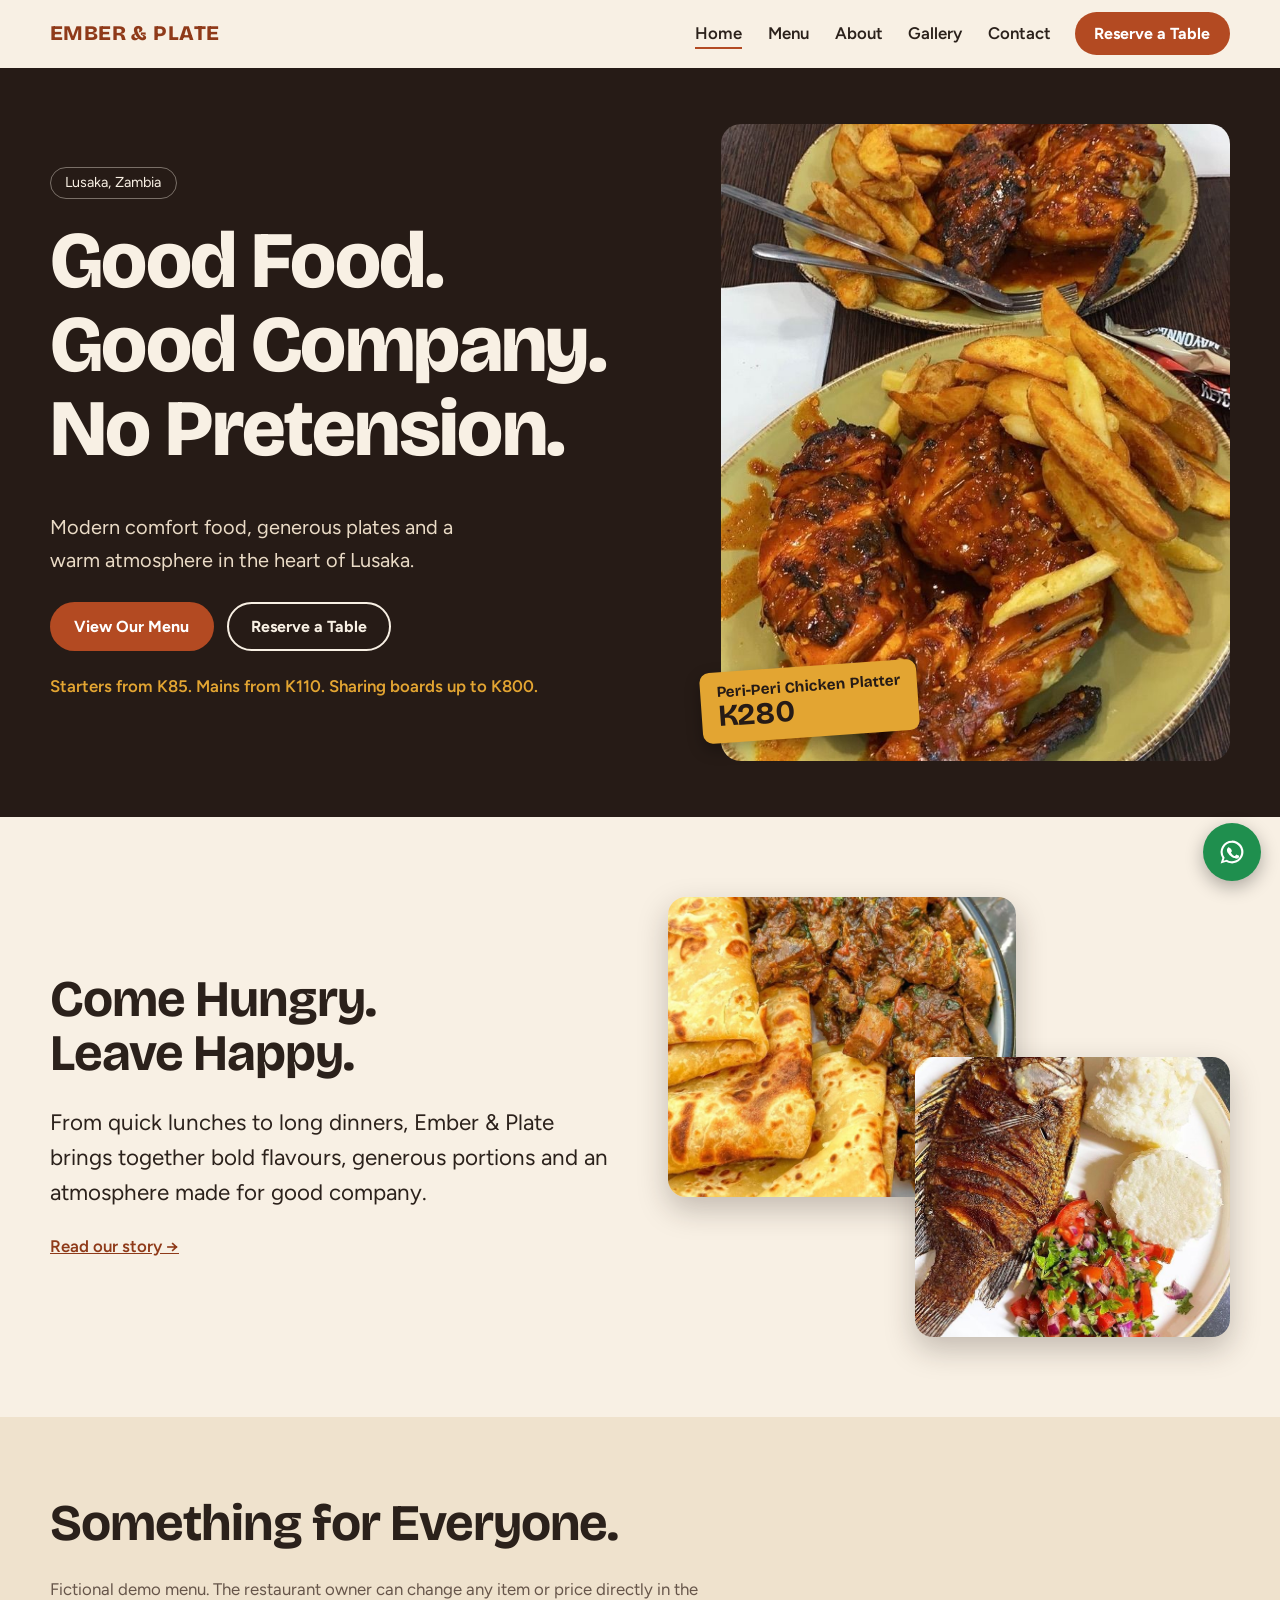
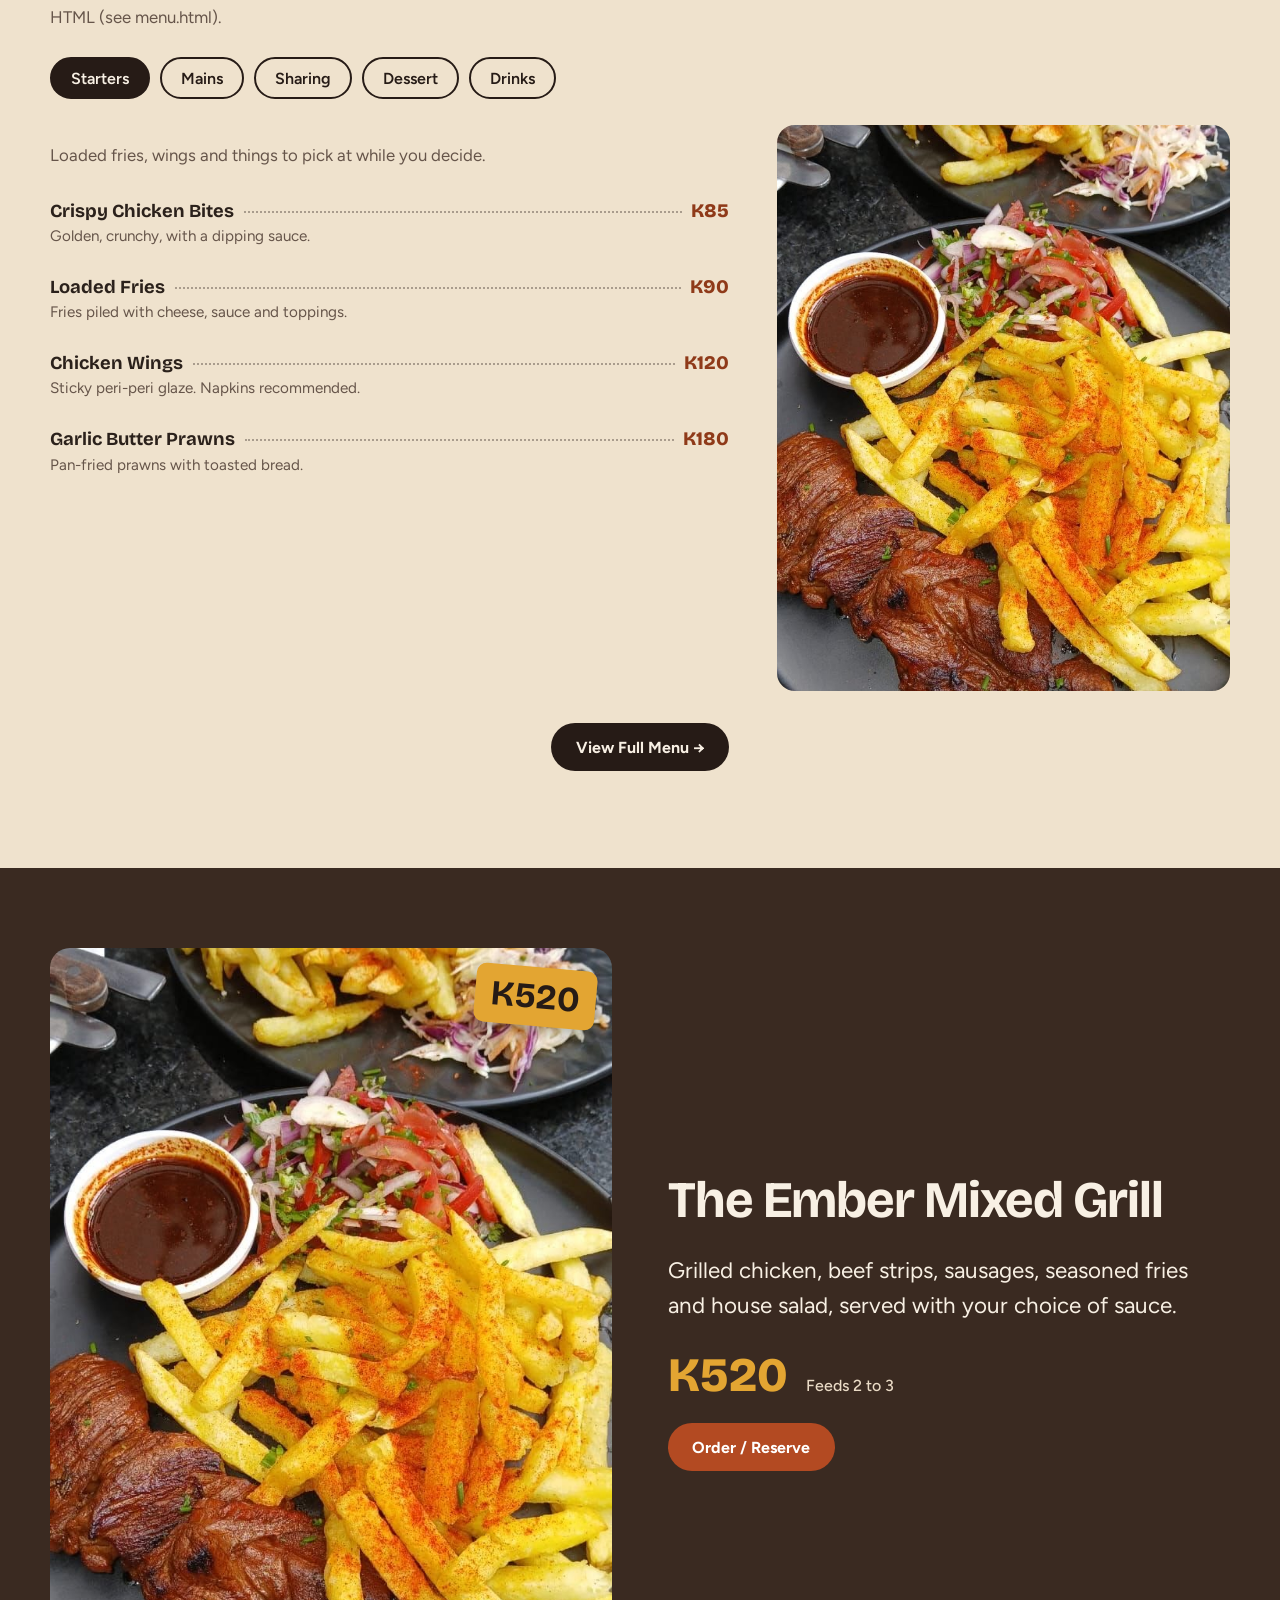
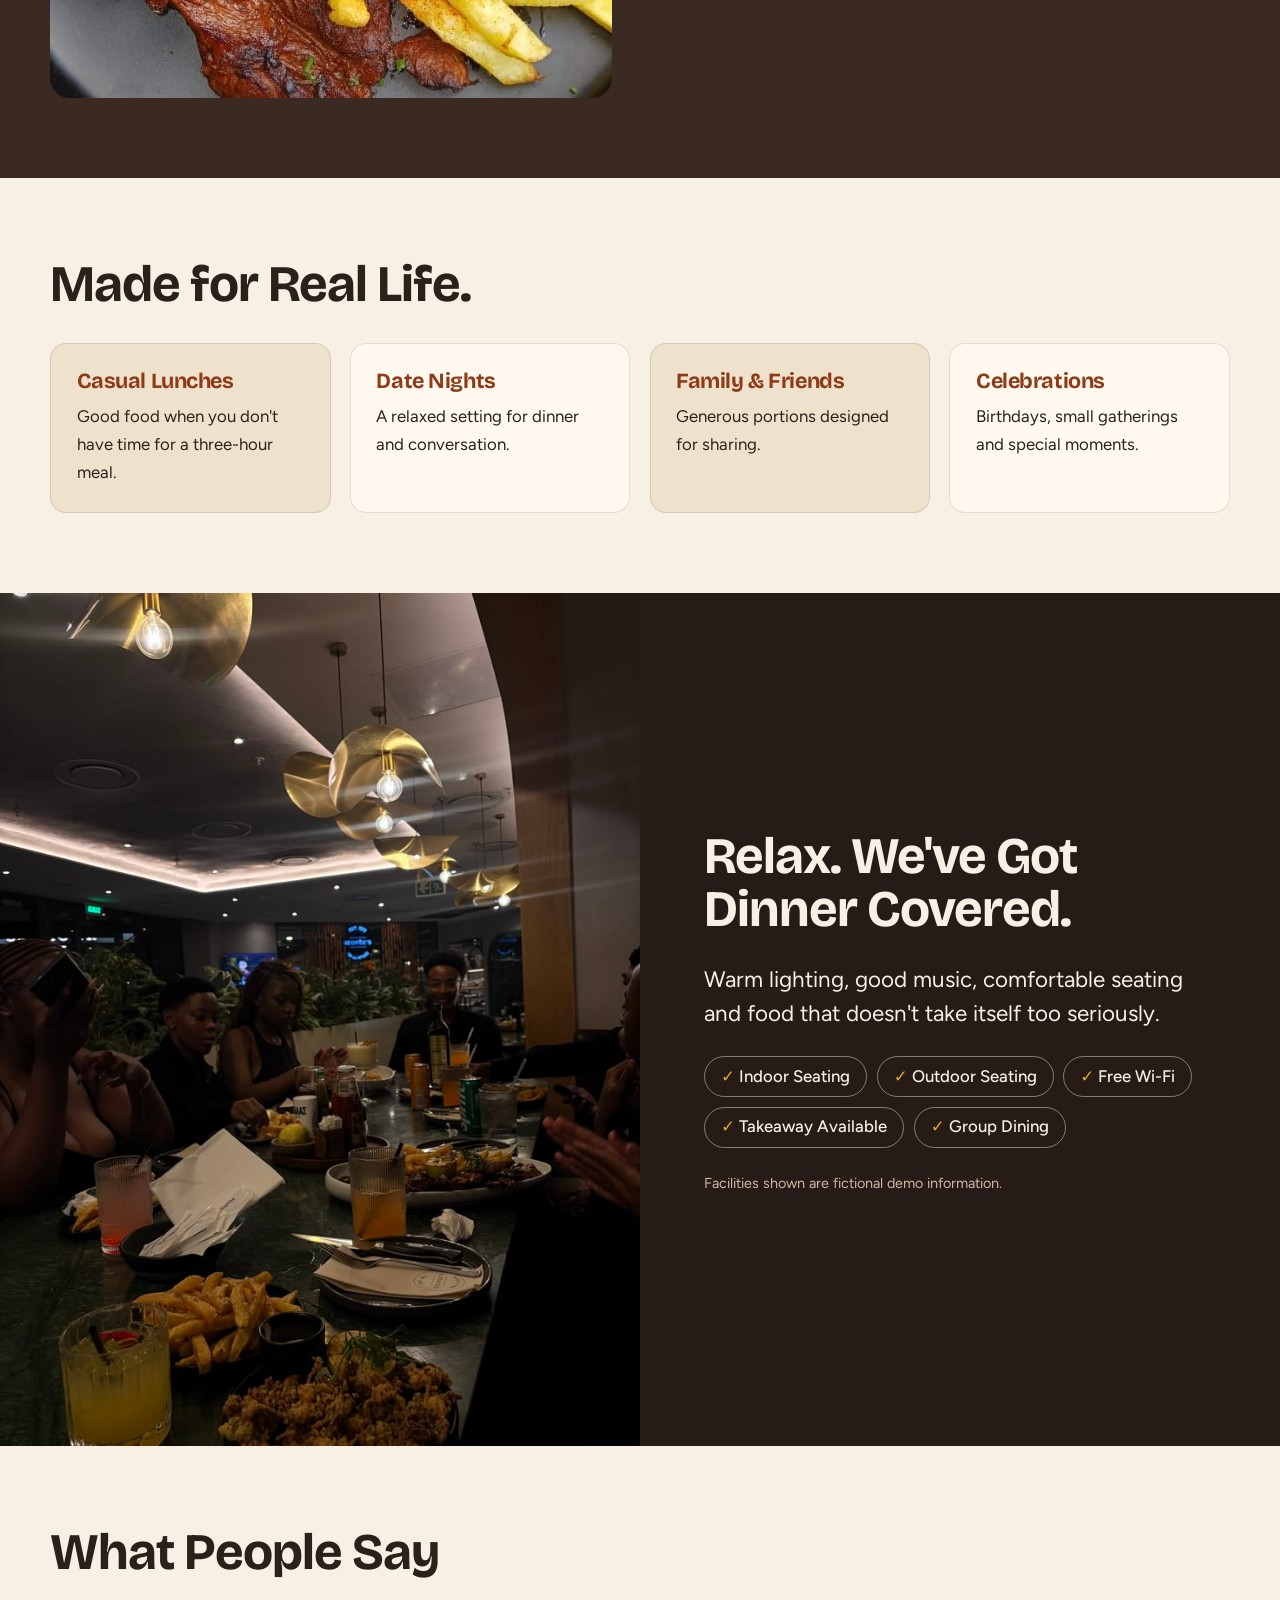
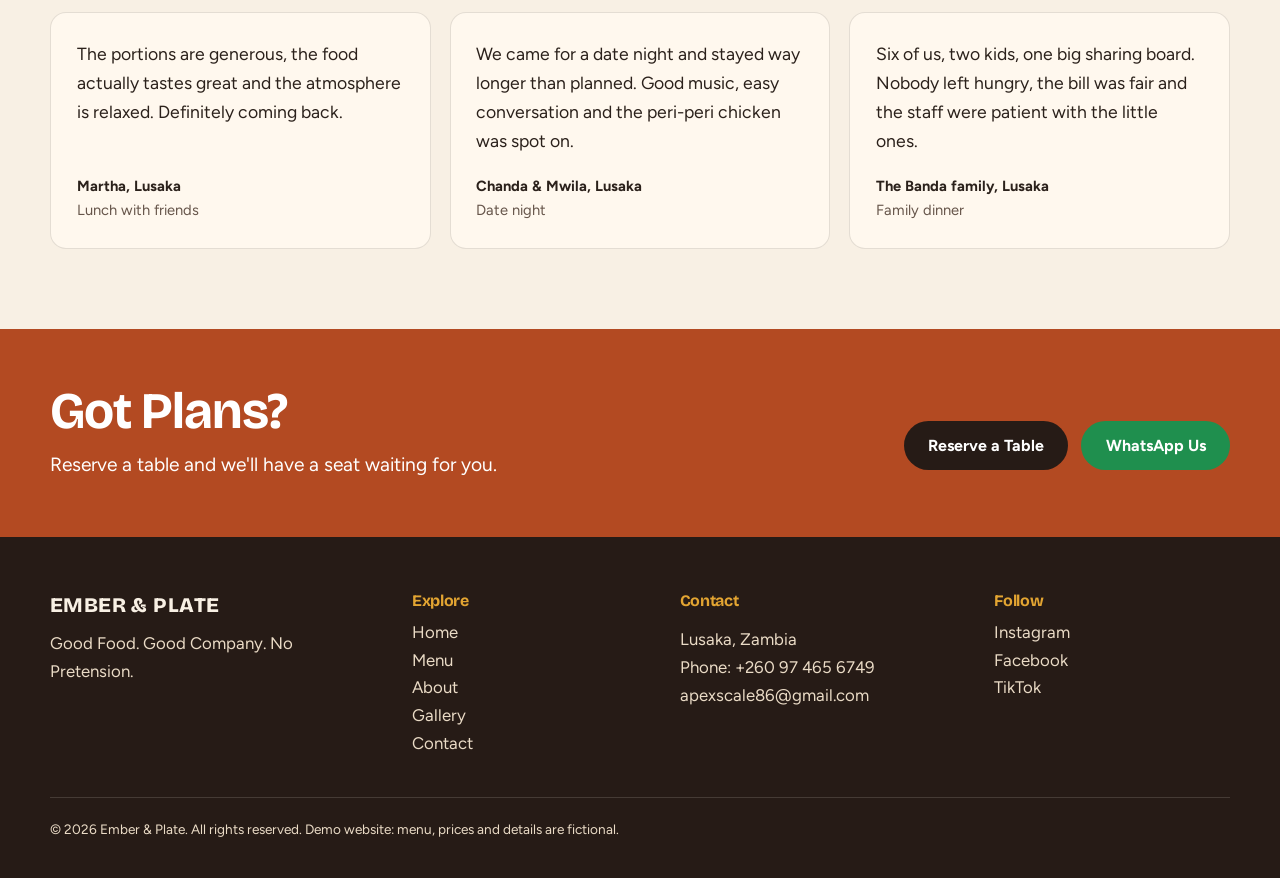
<file: index.html>
<!DOCTYPE html>
<html>

<head>
  <meta charset="UTF-8">
  <meta name="viewport" content="width=device-width, initial-scale=1">
  <title></title>
</head>

<body>
  
</body>

</html><!doctype html>
<html lang="en">
<head>
<meta charset="utf-8">
<meta name="viewport" content="width=device-width,initial-scale=1">
<title>Ember &amp; Plate | Casual Dining Restaurant in Lusaka</title>
<meta name="description" content="Enjoy generous plates, bold flavours and a relaxed dining experience at Ember &amp; Plate in Lusaka, Zambia.">
<link rel="canonical" href="https://www.example.com/">
<meta property="og:type" content="restaurant.restaurant">
<meta property="og:title" content="Ember &amp; Plate | Casual Dining Restaurant in Lusaka">
<meta property="og:description" content="Enjoy generous plates, bold flavours and a relaxed dining experience at Ember &amp; Plate in Lusaka, Zambia.">
<meta property="og:image" content="https://www.example.com/images/peri-peri-chicken.jpg">
<meta property="og:url" content="https://www.example.com/">
<meta name="theme-color" content="#261b16">
<link rel="preconnect" href="https://fonts.googleapis.com"><link rel="preconnect" href="https://fonts.gstatic.com" crossorigin>
<link href="https://fonts.googleapis.com/css2?family=Bricolage+Grotesque:opsz,wght@12..96,600..800&family=Figtree:wght@400;500;600;700&display=swap" rel="stylesheet">
<link rel="stylesheet" href="style.css">
<script type="application/ld+json">{"@context":"https://schema.org","@type":"Restaurant","name":"Ember & Plate","description":"Casual dining restaurant in Lusaka serving generous plates and bold flavours.","url":"https://www.example.com/","image":"https://www.example.com/images/peri-peri-chicken.jpg","telephone":"+260 97 465 6749","email":"apexscale86@gmail.com","servesCuisine":["African","International","Grill"],"priceRange":"K80-K800","address":{"@type":"PostalAddress","addressLocality":"Lusaka","addressCountry":"ZM"},"openingHoursSpecification":[{"@type":"OpeningHoursSpecification","dayOfWeek":["Monday","Tuesday","Wednesday","Thursday"],"opens":"10:00","closes":"22:00"},{"@type":"OpeningHoursSpecification","dayOfWeek":["Friday","Saturday"],"opens":"10:00","closes":"23:00"},{"@type":"OpeningHoursSpecification","dayOfWeek":"Sunday","opens":"10:00","closes":"21:00"}]}</script>
</head>
<body>
<a class="skip" href="#main">Skip to content</a>
<header class="site-header" id="top">
 <div class="wrap bar">
  <a class="logo" href="index.html" aria-label="Ember and Plate, home">EMBER &amp; PLATE</a>
  <nav id="nav" aria-label="Main">
   <ul><li><a href="index.html" aria-current="page">Home</a></li><li><a href="menu.html">Menu</a></li><li><a href="about.html">About</a></li><li><a href="gallery.html">Gallery</a></li><li><a href="contact.html">Contact</a></li></ul>
   <a class="btn btn-wa nav-wa" data-wa href="https://wa.me/260974656749?text=Hi Ember %26 Plate, I%27d like to make a reservation.">WhatsApp Us</a>
  </nav>
  <a class="btn btn-primary nav-cta" href="contact.html#reserve">Reserve a Table</a>
  <button class="menu-toggle" aria-expanded="false" aria-controls="nav" aria-label="Menu"><span></span><span></span><span></span></button>
 </div>
</header>
<main id="main">

<section class="hero"><div class="wrap hero-in">
 <div class="hero-copy"><p class="loc">Lusaka, Zambia</p>
  <h1>Good Food. Good Company. No Pretension.</h1>
  <p class="sub">Modern comfort food, generous plates and a warm atmosphere in the heart of Lusaka.</p>
  <div class="btns"><a class="btn btn-primary" href="menu.html">View Our Menu</a><a class="btn btn-ghost" href="contact.html#reserve">Reserve a Table</a></div>
  <p class="price-note">Starters from K85. Mains from K110. Sharing boards up to K800.</p></div>
 <div class="hero-img"><img src="images/peri-peri-chicken.jpg" alt="Two plates of flame-grilled peri-peri chicken with thick-cut chips" width="715" height="1099" fetchpriority="high" decoding="async" class=""><span class="sticker">Peri-Peri Chicken Platter<b>K280</b></span></div>
</div></section>

<section class="section statement"><div class="wrap split">
 <div><h2>Come Hungry. Leave Happy.</h2><p class="big">From quick lunches to long dinners, Ember &amp; Plate brings together bold flavours, generous portions and an atmosphere made for good company.</p><a class="link" href="about.html">Read our story &rarr;</a></div>
 <div class="float-pair"><img src="images/roti-beef-stew.jpg" alt="Roti with slow-cooked beef stew" width="736" height="920" loading="lazy" decoding="async" class="f1"><img src="images/tilapia-nshima.jpg" alt="Whole fried tilapia with nshima and kachumbari" width="640" height="800" loading="lazy" decoding="async" class="f2"></div>
</div></section>

<section class="section tint" id="highlights"><div class="wrap">
 <h2>Something for Everyone.</h2>
 <p class="lead">Fictional demo menu. The restaurant owner can change any item or price directly in the HTML (see menu.html).</p>
 <div class="tabs" role="tablist" aria-label="Menu categories"><button role="tab" id="t-starters" aria-controls="p-starters" aria-selected="true">Starters</button><button role="tab" id="t-mains" aria-controls="p-mains" aria-selected="false">Mains</button><button role="tab" id="t-sharing" aria-controls="p-sharing" aria-selected="false">Sharing</button><button role="tab" id="t-dessert" aria-controls="p-dessert" aria-selected="false">Dessert</button><button role="tab" id="t-drinks" aria-controls="p-drinks" aria-selected="false">Drinks</button></div>
 <div role="tabpanel" id="p-starters" aria-labelledby="t-starters" class="panel"><div class="panel-in"><div><p class="lead">Loaded fries, wings and things to pick at while you decide.</p><ul class="menu-list"><li><div class="row"><span class="n">Crispy Chicken Bites</span><span class="dots" aria-hidden="true"></span><span class="p"><span class="sr">Price: </span>K85</span></div><p class="d">Golden, crunchy, with a dipping sauce.</p></li><li><div class="row"><span class="n">Loaded Fries</span><span class="dots" aria-hidden="true"></span><span class="p"><span class="sr">Price: </span>K90</span></div><p class="d">Fries piled with cheese, sauce and toppings.</p></li><li><div class="row"><span class="n">Chicken Wings</span><span class="dots" aria-hidden="true"></span><span class="p"><span class="sr">Price: </span>K120</span></div><p class="d">Sticky peri-peri glaze. Napkins recommended.</p></li><li><div class="row"><span class="n">Garlic Butter Prawns</span><span class="dots" aria-hidden="true"></span><span class="p"><span class="sr">Price: </span>K180</span></div><p class="d">Pan-fried prawns with toasted bread.</p></li></ul></div><div class="panel-img"><img src="images/steak-and-chips.jpg" alt="Starters at Ember and Plate" width="720" height="1280" loading="lazy" decoding="async" class=""></div></div></div><div role="tabpanel" id="p-mains" aria-labelledby="t-mains" class="panel"><div class="panel-in"><div><p class="lead">Proper plates for proper hunger.</p><ul class="menu-list"><li><div class="row"><span class="n">Roti &amp; Beef Stew</span><span class="dots" aria-hidden="true"></span><span class="p"><span class="sr">Price: </span>K110</span></div><p class="d">Soft roti with slow-cooked beef in rich gravy.</p></li><li><div class="row"><span class="n">Beef Burger &amp; Fries</span><span class="dots" aria-hidden="true"></span><span class="p"><span class="sr">Price: </span>K145</span></div><p class="d">Char-grilled patty, toasted bun, chips.</p></li><li><div class="row"><span class="n">Grilled Chicken &amp; Chips</span><span class="dots" aria-hidden="true"></span><span class="p"><span class="sr">Price: </span>K150</span></div><p class="d">Half a chicken, flame-grilled, with chips.</p></li><li><div class="row"><span class="n">Grilled Tilapia &amp; Nshima</span><span class="dots" aria-hidden="true"></span><span class="p"><span class="sr">Price: </span>K160</span></div><p class="d">Whole fried tilapia, nshima and fresh kachumbari.</p></li><li><div class="row"><span class="n">Creamy Chicken Pasta</span><span class="dots" aria-hidden="true"></span><span class="p"><span class="sr">Price: </span>K165</span></div><p class="d">Tender chicken in a creamy sauce.</p></li><li><div class="row"><span class="n">Peri-Peri Chicken Platter</span><span class="dots" aria-hidden="true"></span><span class="p"><span class="sr">Price: </span>K280</span></div><p class="d">Basted in our peri-peri sauce, with chips and salad.</p></li><li><div class="row"><span class="n">Grilled Beef Steak</span><span class="dots" aria-hidden="true"></span><span class="p"><span class="sr">Price: </span>K380</span></div><p class="d">Seasoned steak, chips, kachumbari and a rich sauce.</p></li></ul></div><div class="panel-img"><img src="images/chicken-prawn-pasta.jpg" alt="Mains at Ember and Plate" width="736" height="981" loading="lazy" decoding="async" class=""></div></div></div><div role="tabpanel" id="p-sharing" aria-labelledby="t-sharing" class="panel"><div class="panel-in"><div><p class="lead">Order for the table. Everyone gets a piece.</p><ul class="menu-list"><li><div class="row"><span class="n">Mixed Grill Platter</span><span class="dots" aria-hidden="true"></span><span class="p"><span class="sr">Price: </span>K520</span></div><p class="d">Chicken, beef strips, sausages, fries and salad. Feeds 2–3.</p></li><li><div class="row"><span class="n">Family Feast</span><span class="dots" aria-hidden="true"></span><span class="p"><span class="sr">Price: </span>K650</span></div><p class="d">A big spread of grilled favourites. Feeds 4.</p></li><li><div class="row"><span class="n">Ember Sharing Board</span><span class="dots" aria-hidden="true"></span><span class="p"><span class="sr">Price: </span>K800</span></div><p class="d">Our biggest board of everything off the grill. Feeds 5–6.</p></li></ul></div><div class="panel-img"><img src="images/peri-peri-chicken.jpg" alt="Sharing at Ember and Plate" width="715" height="1099" loading="lazy" decoding="async" class=""></div></div></div><div role="tabpanel" id="p-dessert" aria-labelledby="t-dessert" class="panel"><div class="panel-in"><div><p class="lead">Something sweet to finish.</p><ul class="menu-list"><li><div class="row"><span class="n">Chocolate Brownie</span><span class="dots" aria-hidden="true"></span><span class="p"><span class="sr">Price: </span>K80</span></div><p class="d">Warm brownie with a chocolate drizzle.</p></li><li><div class="row"><span class="n">Ice Cream Sundae</span><span class="dots" aria-hidden="true"></span><span class="p"><span class="sr">Price: </span>K85</span></div><p class="d">Ice cream, caramel and chocolate sauce.</p></li><li><div class="row"><span class="n">Cheesecake</span><span class="dots" aria-hidden="true"></span><span class="p"><span class="sr">Price: </span>K95</span></div><p class="d">Creamy, on a biscuit base.</p></li></ul></div><div class="panel-img"><img src="images/brownie-ice-cream.jpg" alt="Dessert at Ember and Plate" width="710" height="1300" loading="lazy" decoding="async" class=""></div></div></div><div role="tabpanel" id="p-drinks" aria-labelledby="t-drinks" class="panel"><div class="panel-in"><div><p class="lead">Cold, fresh and non-alcoholic.</p><ul class="menu-list"><li><div class="row"><span class="n">Soft Drinks</span><span class="dots" aria-hidden="true"></span><span class="p"><span class="sr">Price: </span>K35</span></div><p class="d">Ice cold.</p></li><li><div class="row"><span class="n">Fresh Juice</span><span class="dots" aria-hidden="true"></span><span class="p"><span class="sr">Price: </span>K60</span></div><p class="d">Squeezed to order.</p></li><li><div class="row"><span class="n">Milkshake</span><span class="dots" aria-hidden="true"></span><span class="p"><span class="sr">Price: </span>K75</span></div><p class="d">Thick and cold.</p></li><li><div class="row"><span class="n">Mocktails</span><span class="dots" aria-hidden="true"></span><span class="p"><span class="sr">Price: </span>K80</span></div><p class="d">Fruity, fresh, with crushed ice.</p></li></ul></div><div class="panel-img"><img src="images/fresh-mocktails.jpg" alt="Drinks at Ember and Plate" width="736" height="981" loading="lazy" decoding="async" class=""></div></div></div>
 <p class="center"><a class="btn btn-dark" href="menu.html">View Full Menu &rarr;</a></p>
</div></section>

<section class="feature"><div class="wrap split">
 <div class="feature-img"><img src="images/steak-and-chips.jpg" alt="Char-grilled beef with spiced chips, kachumbari and a rich dipping sauce" width="720" height="1280" loading="lazy" decoding="async" class=""><span class="sticker">K520</span></div>
 <div><h2>The Ember Mixed Grill</h2>
  <p class="big">Grilled chicken, beef strips, sausages, seasoned fries and house salad, served with your choice of sauce.</p>
  <p class="price">K520 <span>Feeds 2 to 3</span></p>
  <a class="btn btn-primary" data-wa data-msg="Hi Ember %26 Plate, I%27d like to order the Ember Mixed Grill." href="https://wa.me/260974656749?text=Hi Ember %26 Plate, I%27d like to order the Ember Mixed Grill.">Order / Reserve</a></div>
</div></section>

<section class="section"><div class="wrap"><h2>Made for Real Life.</h2>
 <div class="grid4">
  <div class="card"><h3>Casual Lunches</h3><p>Good food when you don't have time for a three-hour meal.</p></div>
  <div class="card"><h3>Date Nights</h3><p>A relaxed setting for dinner and conversation.</p></div>
  <div class="card"><h3>Family &amp; Friends</h3><p>Generous portions designed for sharing.</p></div>
  <div class="card"><h3>Celebrations</h3><p>Birthdays, small gatherings and special moments.</p></div>
 </div></div></section>

<section class="experience"><div class="exp-img"><img src="images/friends-dining.jpg" alt="Friends sharing plates and drinks at a long table under warm lights" width="736" height="981" loading="lazy" decoding="async" class=""></div>
 <div class="exp-copy"><h2>Relax. We've Got Dinner Covered.</h2>
  <p class="big">Warm lighting, good music, comfortable seating and food that doesn't take itself too seriously.</p>
  <ul class="chips"><li>Indoor Seating</li><li>Outdoor Seating</li><li>Free Wi-Fi</li><li>Takeaway Available</li><li>Group Dining</li></ul>
  <p class="fine">Facilities shown are fictional demo information.</p></div></section>
<section class="section"><div class="wrap"><h2>What People Say</h2><div class="grid3"><figure class="review card"><blockquote><p>The portions are generous, the food actually tastes great and the atmosphere is relaxed. Definitely coming back.</p></blockquote><figcaption><b>Martha, Lusaka</b><span>Lunch with friends</span></figcaption></figure><figure class="review card"><blockquote><p>We came for a date night and stayed way longer than planned. Good music, easy conversation and the peri-peri chicken was spot on.</p></blockquote><figcaption><b>Chanda &amp; Mwila, Lusaka</b><span>Date night</span></figcaption></figure><figure class="review card"><blockquote><p>Six of us, two kids, one big sharing board. Nobody left hungry, the bill was fair and the staff were patient with the little ones.</p></blockquote><figcaption><b>The Banda family, Lusaka</b><span>Family dinner</span></figcaption></figure></div></div></section>
<section class="band"><div class="wrap band-in"><div><h2>Got Plans?</h2><p>Reserve a table and we'll have a seat waiting for you.</p></div>
<div class="btns"><a class="btn btn-primary" href="contact.html#reserve">Reserve a Table</a><a class="btn btn-wa" data-wa href="https://wa.me/260974656749?text=Hi Ember %26 Plate, I%27d like to make a reservation.">WhatsApp Us</a></div></div></section>
</main>
<footer class="site-footer">
 <div class="wrap foot">
  <div><a class="logo" href="index.html">EMBER &amp; PLATE</a><p class="tag-line">Good Food. Good Company. No Pretension.</p></div>
  <nav aria-label="Footer"><h2>Explore</h2><ul><li><a href="index.html">Home</a></li><li><a href="menu.html">Menu</a></li><li><a href="about.html">About</a></li><li><a href="gallery.html">Gallery</a></li><li><a href="contact.html">Contact</a></li></ul></nav>
  <div><h2>Contact</h2><p>Lusaka, Zambia<br>Phone: +260 97 465 6749<br><a href="mailto:apexscale86@gmail.com">apexscale86@gmail.com</a></p></div>
  <div><h2>Follow</h2><ul><li><a href="#">Instagram</a></li><li><a href="#">Facebook</a></li><li><a href="#">TikTok</a></li></ul></div>
 </div>
 <p class="wrap copy">&copy; 2026 Ember &amp; Plate. All rights reserved. Demo website: menu, prices and details are fictional.</p>
</footer>
<a class="wa-float" data-wa href="https://wa.me/260974656749?text=Hi Ember %26 Plate, I%27d like to make a reservation." aria-label="Chat with us on WhatsApp"><svg viewBox="0 0 32 32" width="28" height="28" aria-hidden="true"><path fill="currentColor" d="M16 3a13 13 0 0 0-11 19.9L3 29l6.300-1.900A13 13 0 1 0 16 3zm0 2.400a10.600 10.600 0 1 1-5.500 19.700l-.4-.2-3.700 1.100 1.200-3.600-.3-.4A10.600 10.600 0 0 1 16 5.400zm-3.600 5.300c-.3 0-.7.100-1 .5s-1.200 1.200-1.200 2.800 1.200 3.300 1.400 3.500c.2.200 2.400 3.800 5.900 5.200 2.900 1.100 3.500.9 4.100.8.600-.1 2-.8 2.300-1.600.3-.8.3-1.500.2-1.600l-.6-.3-2.100-1c-.3-.1-.5-.2-.7.200l-1 1.200c-.2.200-.4.200-.7.100-.3-.2-1.300-.5-2.400-1.500-.9-.8-1.500-1.800-1.700-2.100-.2-.3 0-.5.100-.6l.5-.6.300-.5c.1-.2 0-.4 0-.5l-1-2.300c-.2-.6-.5-.5-.7-.5z"/></svg></a>
<nav class="bottom-bar" aria-label="Quick actions">
 <a href="menu.html">Menu</a><a data-wa href="https://wa.me/260974656749?text=Hi Ember %26 Plate, I%27d like to make a reservation.">WhatsApp</a><a class="hl" href="contact.html#reserve">Reserve</a>
</nav>
<dialog class="lightbox" aria-label="Photo viewer"><button class="lb-close" aria-label="Close">&times;</button><button class="lb-prev" aria-label="Previous photo">&lsaquo;</button><figure><img alt=""><figcaption></figcaption></figure><button class="lb-next" aria-label="Next photo">&rsaquo;</button></dialog>
<script src="main.js" defer></script>
</body>
</html>
</file>
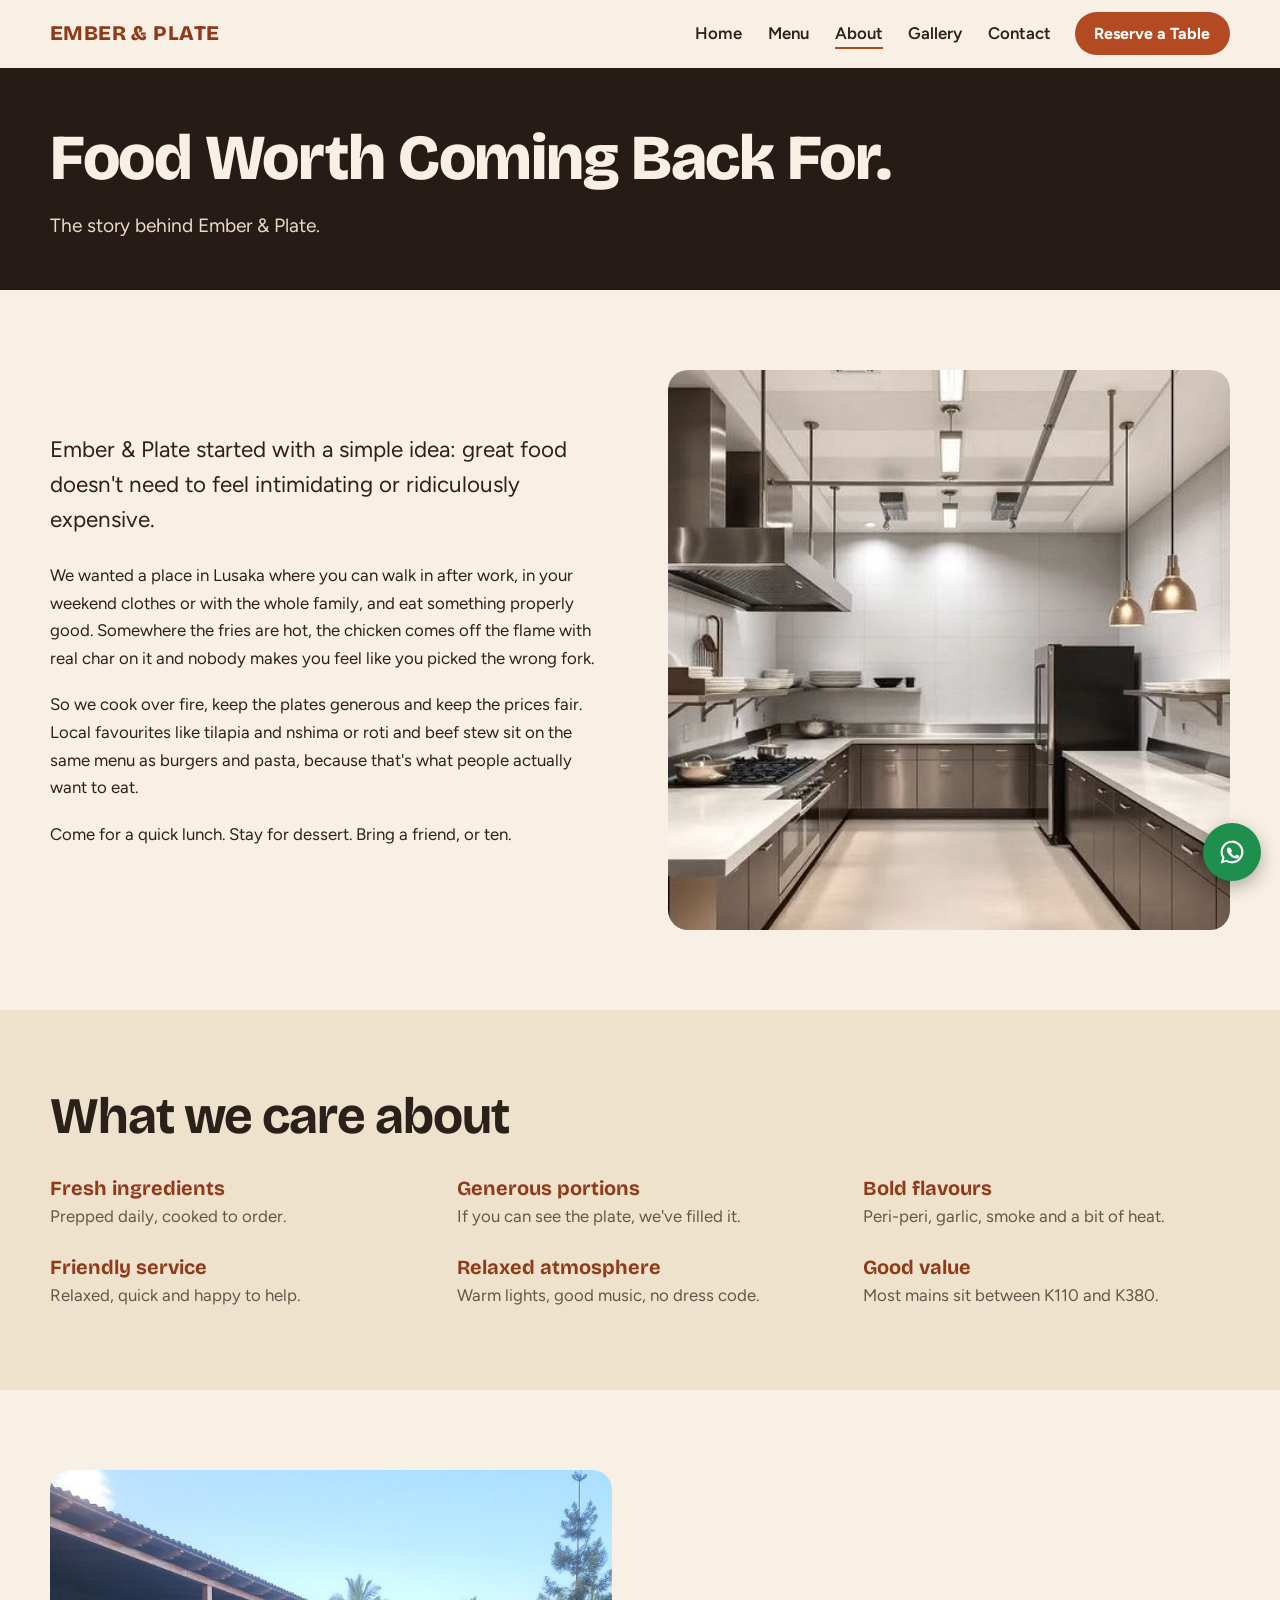
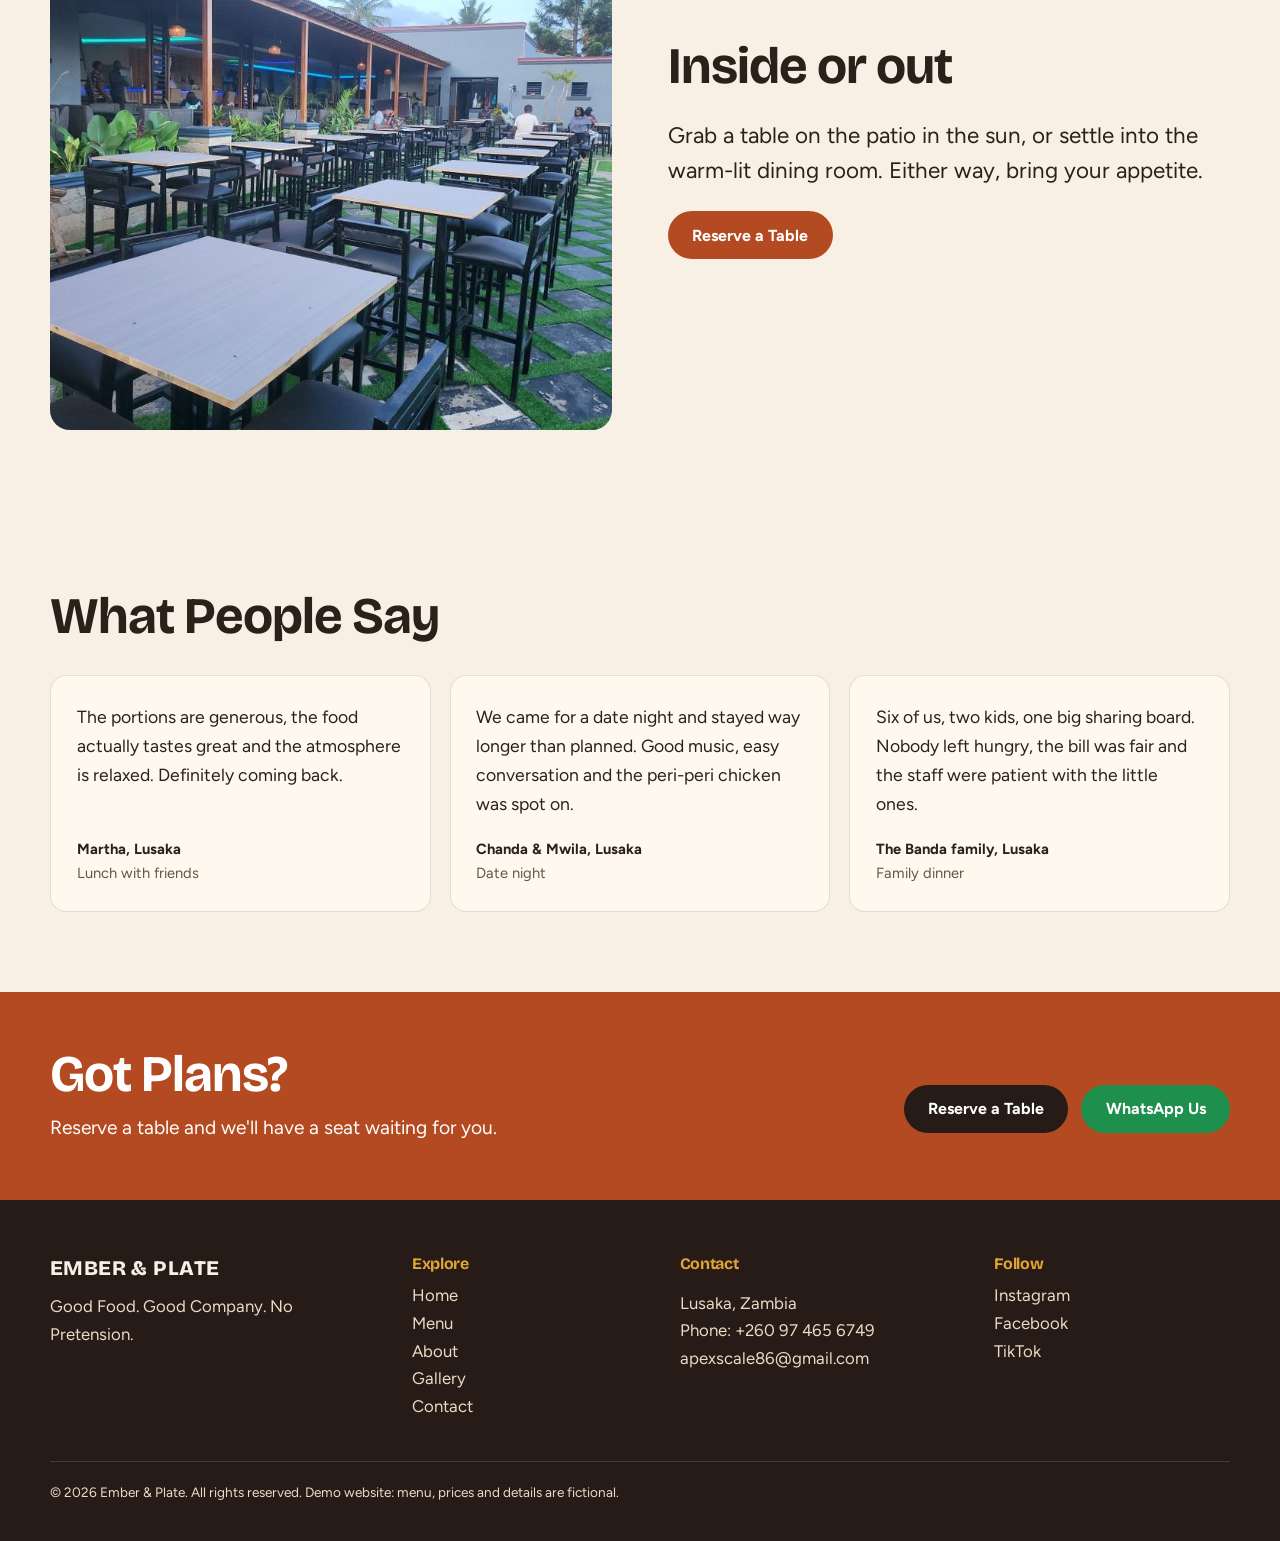
<file: about.html>
<!DOCTYPE html>
<html>

<head>
  <meta charset="UTF-8">
  <meta name="viewport" content="width=device-width, initial-scale=1">
  <title></title>
</head>

<body>
  
</body>

</html><!doctype html>
<html lang="en">
<head>
<meta charset="utf-8">
<meta name="viewport" content="width=device-width,initial-scale=1">
<title>About | Ember &amp; Plate, Lusaka</title>
<meta name="description" content="The story of Ember &amp; Plate: fresh ingredients, generous portions and fair prices in Lusaka.">
<link rel="canonical" href="https://www.example.com/about.html">
<meta property="og:type" content="restaurant.restaurant">
<meta property="og:title" content="About | Ember &amp; Plate, Lusaka">
<meta property="og:description" content="The story of Ember &amp; Plate: fresh ingredients, generous portions and fair prices in Lusaka.">
<meta property="og:image" content="https://www.example.com/images/peri-peri-chicken.jpg">
<meta property="og:url" content="https://www.example.com/about.html">
<meta name="theme-color" content="#261b16">
<link rel="preconnect" href="https://fonts.googleapis.com"><link rel="preconnect" href="https://fonts.gstatic.com" crossorigin>
<link href="https://fonts.googleapis.com/css2?family=Bricolage+Grotesque:opsz,wght@12..96,600..800&family=Figtree:wght@400;500;600;700&display=swap" rel="stylesheet">
<link rel="stylesheet" href="style.css">

</head>
<body>
<a class="skip" href="#main">Skip to content</a>
<header class="site-header" id="top">
 <div class="wrap bar">
  <a class="logo" href="index.html" aria-label="Ember and Plate, home">EMBER &amp; PLATE</a>
  <nav id="nav" aria-label="Main">
   <ul><li><a href="index.html">Home</a></li><li><a href="menu.html">Menu</a></li><li><a href="about.html" aria-current="page">About</a></li><li><a href="gallery.html">Gallery</a></li><li><a href="contact.html">Contact</a></li></ul>
   <a class="btn btn-wa nav-wa" data-wa href="https://wa.me/260974656749?text=Hi Ember %26 Plate, I%27d like to make a reservation.">WhatsApp Us</a>
  </nav>
  <a class="btn btn-primary nav-cta" href="contact.html#reserve">Reserve a Table</a>
  <button class="menu-toggle" aria-expanded="false" aria-controls="nav" aria-label="Menu"><span></span><span></span><span></span></button>
 </div>
</header>
<main id="main">
<section class="page-head"><div class="wrap"><h1>Food Worth Coming Back For.</h1><p>The story behind Ember &amp; Plate.</p></div></section>
<section class="section"><div class="wrap split">
 <div class="prose"><p class="big">Ember &amp; Plate started with a simple idea: great food doesn't need to feel intimidating or ridiculously expensive.</p>
  <p>We wanted a place in Lusaka where you can walk in after work, in your weekend clothes or with the whole family, and eat something properly good. Somewhere the fries are hot, the chicken comes off the flame with real char on it and nobody makes you feel like you picked the wrong fork.</p>
  <p>So we cook over fire, keep the plates generous and keep the prices fair. Local favourites like tilapia and nshima or roti and beef stew sit on the same menu as burgers and pasta, because that's what people actually want to eat.</p>
  <p>Come for a quick lunch. Stay for dessert. Bring a friend, or ten.</p></div>
 <div class="about-img"><img src="images/kitchen.jpg" alt="The open, clean kitchen at Ember and Plate" width="473" height="692" loading="lazy" decoding="async" class=""></div>
</div></section>
<section class="section tint"><div class="wrap"><h2>What we care about</h2>
 <dl class="values">
  <div><dt>Fresh ingredients</dt><dd>Prepped daily, cooked to order.</dd></div>
  <div><dt>Generous portions</dt><dd>If you can see the plate, we've filled it.</dd></div>
  <div><dt>Bold flavours</dt><dd>Peri-peri, garlic, smoke and a bit of heat.</dd></div>
  <div><dt>Friendly service</dt><dd>Relaxed, quick and happy to help.</dd></div>
  <div><dt>Relaxed atmosphere</dt><dd>Warm lights, good music, no dress code.</dd></div>
  <div><dt>Good value</dt><dd>Most mains sit between K110 and K380.</dd></div>
 </dl></div></section>
<section class="section"><div class="wrap split rev"><div class="about-img"><img src="images/outdoor-seating.jpg" alt="Outdoor tables and high stools on a landscaped patio in the afternoon sun" width="736" height="981" loading="lazy" decoding="async" class=""></div>
 <div><h2>Inside or out</h2><p class="big">Grab a table on the patio in the sun, or settle into the warm-lit dining room. Either way, bring your appetite.</p><a class="btn btn-primary" href="contact.html#reserve">Reserve a Table</a></div></div></section>
<section class="section"><div class="wrap"><h2>What People Say</h2><div class="grid3"><figure class="review card"><blockquote><p>The portions are generous, the food actually tastes great and the atmosphere is relaxed. Definitely coming back.</p></blockquote><figcaption><b>Martha, Lusaka</b><span>Lunch with friends</span></figcaption></figure><figure class="review card"><blockquote><p>We came for a date night and stayed way longer than planned. Good music, easy conversation and the peri-peri chicken was spot on.</p></blockquote><figcaption><b>Chanda &amp; Mwila, Lusaka</b><span>Date night</span></figcaption></figure><figure class="review card"><blockquote><p>Six of us, two kids, one big sharing board. Nobody left hungry, the bill was fair and the staff were patient with the little ones.</p></blockquote><figcaption><b>The Banda family, Lusaka</b><span>Family dinner</span></figcaption></figure></div></div></section><section class="band"><div class="wrap band-in"><div><h2>Got Plans?</h2><p>Reserve a table and we'll have a seat waiting for you.</p></div>
<div class="btns"><a class="btn btn-primary" href="contact.html#reserve">Reserve a Table</a><a class="btn btn-wa" data-wa href="https://wa.me/260974656749?text=Hi Ember %26 Plate, I%27d like to make a reservation.">WhatsApp Us</a></div></div></section>
</main>
<footer class="site-footer">
 <div class="wrap foot">
  <div><a class="logo" href="index.html">EMBER &amp; PLATE</a><p class="tag-line">Good Food. Good Company. No Pretension.</p></div>
  <nav aria-label="Footer"><h2>Explore</h2><ul><li><a href="index.html">Home</a></li><li><a href="menu.html">Menu</a></li><li><a href="about.html">About</a></li><li><a href="gallery.html">Gallery</a></li><li><a href="contact.html">Contact</a></li></ul></nav>
  <div><h2>Contact</h2><p>Lusaka, Zambia<br>Phone: +260 97 465 6749<br><a href="mailto:apexscale86@gmail.com">apexscale86@gmail.com</a></p></div>
  <div><h2>Follow</h2><ul><li><a href="#">Instagram</a></li><li><a href="#">Facebook</a></li><li><a href="#">TikTok</a></li></ul></div>
 </div>
 <p class="wrap copy">&copy; 2026 Ember &amp; Plate. All rights reserved. Demo website: menu, prices and details are fictional.</p>
</footer>
<a class="wa-float" data-wa href="https://wa.me/260974656749?text=Hi Ember %26 Plate, I%27d like to make a reservation." aria-label="Chat with us on WhatsApp"><svg viewBox="0 0 32 32" width="28" height="28" aria-hidden="true"><path fill="currentColor" d="M16 3a13 13 0 0 0-11 19.9L3 29l6.300-1.900A13 13 0 1 0 16 3zm0 2.400a10.600 10.600 0 1 1-5.500 19.700l-.4-.2-3.700 1.100 1.200-3.600-.3-.4A10.600 10.600 0 0 1 16 5.400zm-3.600 5.300c-.3 0-.7.100-1 .5s-1.200 1.200-1.200 2.800 1.200 3.300 1.400 3.500c.2.200 2.400 3.800 5.900 5.200 2.900 1.100 3.500.9 4.100.8.600-.1 2-.8 2.300-1.600.3-.8.3-1.500.2-1.600l-.6-.3-2.100-1c-.3-.1-.5-.2-.7.200l-1 1.200c-.2.200-.4.200-.7.100-.3-.2-1.300-.5-2.400-1.500-.9-.8-1.500-1.800-1.700-2.100-.2-.3 0-.5.100-.6l.5-.6.300-.5c.1-.2 0-.4 0-.5l-1-2.300c-.2-.6-.5-.5-.7-.5z"/></svg></a>
<nav class="bottom-bar" aria-label="Quick actions">
 <a href="menu.html">Menu</a><a data-wa href="https://wa.me/260974656749?text=Hi Ember %26 Plate, I%27d like to make a reservation.">WhatsApp</a><a class="hl" href="contact.html#reserve">Reserve</a>
</nav>
<dialog class="lightbox" aria-label="Photo viewer"><button class="lb-close" aria-label="Close">&times;</button><button class="lb-prev" aria-label="Previous photo">&lsaquo;</button><figure><img alt=""><figcaption></figcaption></figure><button class="lb-next" aria-label="Next photo">&rsaquo;</button></dialog>
<script src="main.js" defer></script>
</body>
</html>
</file>
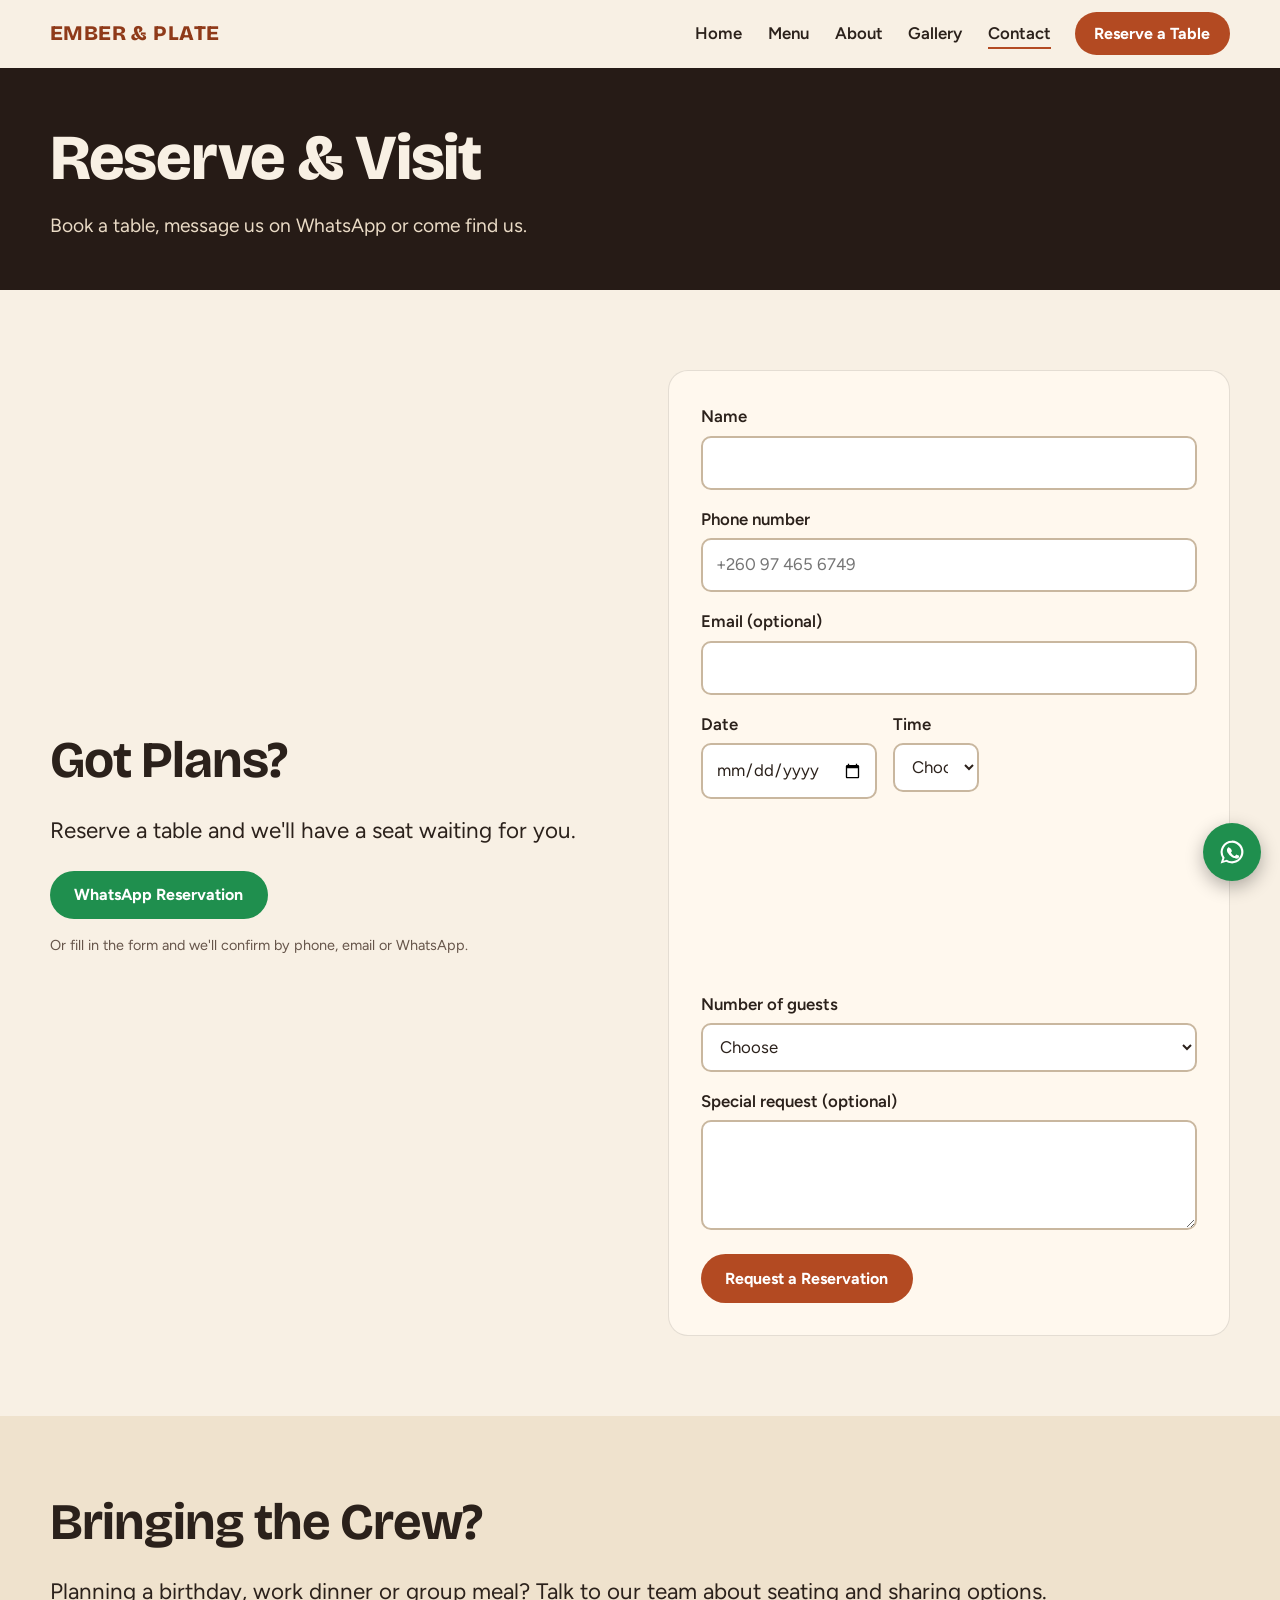
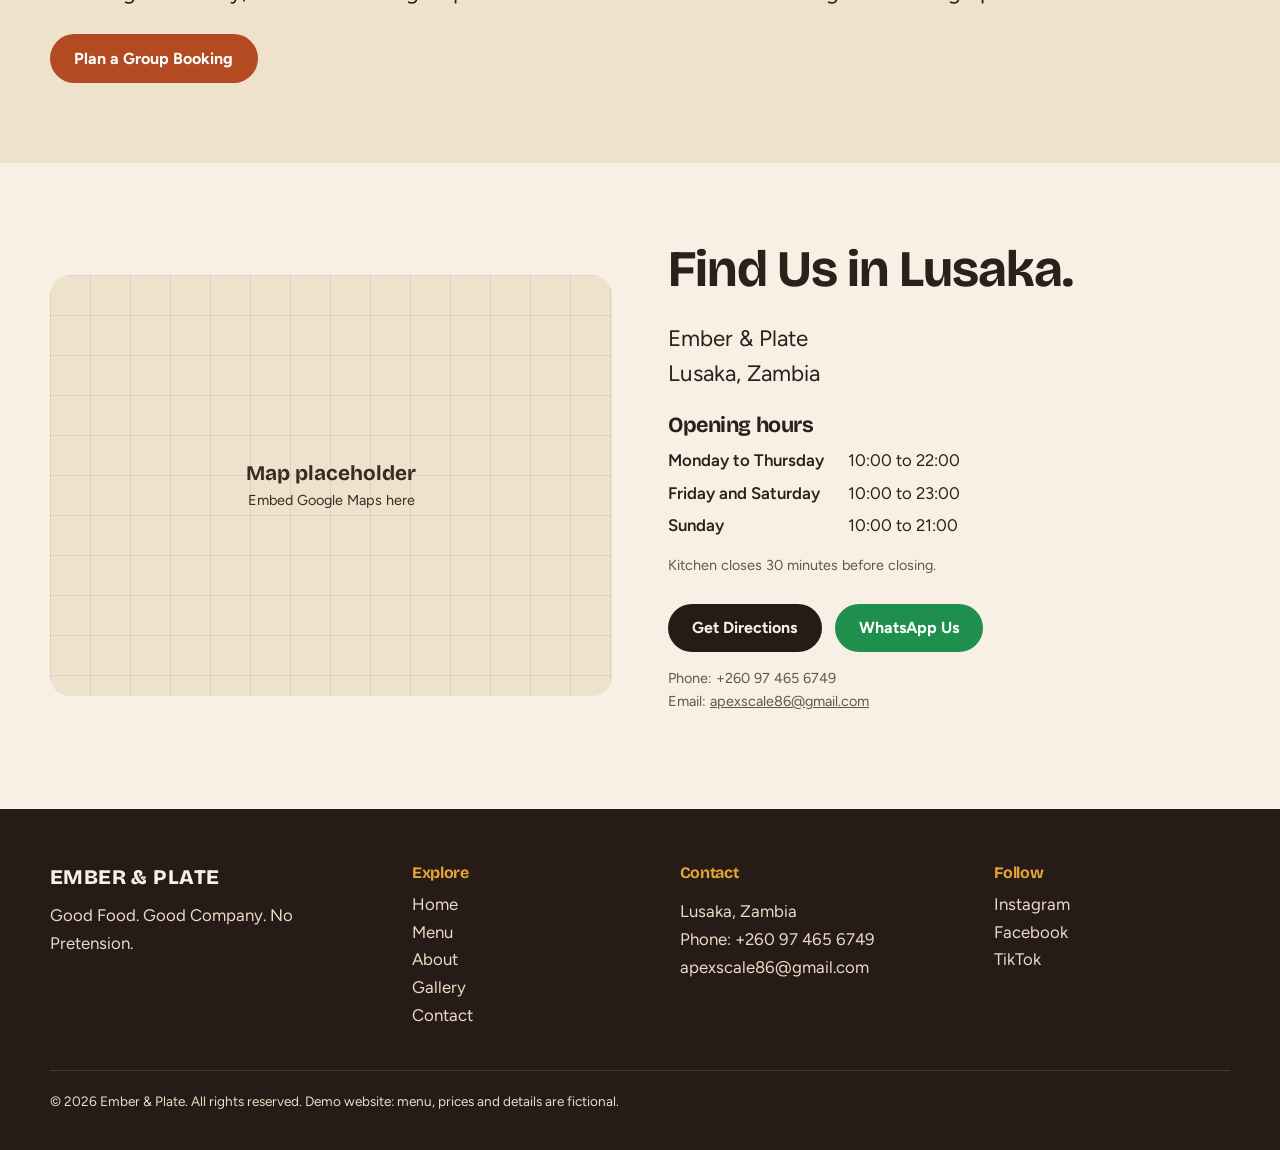
<file: contact.html>
<!doctype html>
<html lang="en">
<head>
<meta charset="utf-8">
<meta name="viewport" content="width=device-width,initial-scale=1">
<title>Reservations &amp; Contact | Ember &amp; Plate, Lusaka</title>
<meta name="description" content="Reserve a table, message Ember &amp; Plate on WhatsApp or find opening hours and directions in Lusaka.">
<link rel="canonical" href="https://www.example.com/contact.html">
<meta property="og:type" content="restaurant.restaurant">
<meta property="og:title" content="Reservations &amp; Contact | Ember &amp; Plate, Lusaka">
<meta property="og:description" content="Reserve a table, message Ember &amp; Plate on WhatsApp or find opening hours and directions in Lusaka.">
<meta property="og:image" content="https://www.example.com/images/peri-peri-chicken.jpg">
<meta property="og:url" content="https://www.example.com/contact.html">
<meta name="theme-color" content="#261b16">
<link rel="preconnect" href="https://fonts.googleapis.com"><link rel="preconnect" href="https://fonts.gstatic.com" crossorigin>
<link href="https://fonts.googleapis.com/css2?family=Bricolage+Grotesque:opsz,wght@12..96,600..800&family=Figtree:wght@400;500;600;700&display=swap" rel="stylesheet">
<link rel="stylesheet" href="style.css">

</head>
<body>
<a class="skip" href="#main">Skip to content</a>
<header class="site-header" id="top">
 <div class="wrap bar">
  <a class="logo" href="index.html" aria-label="Ember and Plate, home">EMBER &amp; PLATE</a>
  <nav id="nav" aria-label="Main">
   <ul><li><a href="index.html">Home</a></li><li><a href="menu.html">Menu</a></li><li><a href="about.html">About</a></li><li><a href="gallery.html">Gallery</a></li><li><a href="contact.html" aria-current="page">Contact</a></li></ul>
   <a class="btn btn-wa nav-wa" data-wa href="https://wa.me/260974656749?text=Hi Ember %26 Plate, I%27d like to make a reservation.">WhatsApp Us</a>
  </nav>
  <a class="btn btn-primary nav-cta" href="contact.html#reserve">Reserve a Table</a>
  <button class="menu-toggle" aria-expanded="false" aria-controls="nav" aria-label="Menu"><span></span><span></span><span></span></button>
 </div>
</header>
<main id="main">
<section class="page-head"><div class="wrap"><h1>Reserve &amp; Visit</h1><p>Book a table, message us on WhatsApp or come find us.</p></div></section>
<section class="section" id="reserve"><div class="wrap split">
 <div><h2>Got Plans?</h2><p class="big">Reserve a table and we'll have a seat waiting for you.</p>
  <a class="btn btn-wa" data-wa href="https://wa.me/260974656749?text=Hi Ember %26 Plate, I%27d like to make a reservation.">WhatsApp Reservation</a>
  <p class="fine">Or fill in the form and we'll confirm by phone, email or WhatsApp.</p></div>
 <div class="form-card"><form id="res-form" novalidate>
  <div class="f"><label for="name">Name</label><input id="name" name="name" autocomplete="name" required></div>
  <div class="f"><label for="phone">Phone number</label><input id="phone" name="phone" type="tel" autocomplete="tel" placeholder="+260 97 465 6749" required></div>
  <div class="f"><label for="email">Email (optional)</label><input id="email" name="email" type="email" autocomplete="email"></div>
  <div class="f2"><div class="f"><label for="date">Date</label><input id="date" name="date" type="date" required></div>
  <div class="f"><label for="time">Time</label><select id="time" name="time" required><option value="">Choose</option><option>10:00</option><option>10:30</option><option>11:00</option><option>11:30</option><option>12:00</option><option>12:30</option><option>13:00</option><option>13:30</option><option>14:00</option><option>14:30</option><option>15:00</option><option>15:30</option><option>16:00</option><option>16:30</option><option>17:00</option><option>17:30</option><option>18:00</option><option>18:30</option><option>19:00</option><option>19:30</option><option>20:00</option><option>20:30</option><option>21:00</option><option>21:30</option></select></div></div>
  <div class="f"><label for="guests">Number of guests</label><select id="guests" name="guests" required><option value="">Choose</option><option>1</option><option>2</option><option>3</option><option>4</option><option>5</option><option>6</option><option>7</option><option>8</option><option>9</option><option>10</option><option>11</option><option>12</option><option value="13">13 or more</option></select></div>
  <div class="f"><label for="note">Special request (optional)</label><textarea id="note" name="note" rows="3"></textarea></div>
  <div class="hp" aria-hidden="true"><label>Leave this empty<input name="website" tabindex="-1" autocomplete="off"></label></div>
  <p class="err" role="alert" hidden>Please fill in your name, phone, date, time and number of guests.</p>
  <button class="btn btn-primary" type="submit">Request a Reservation</button></form>
  <div class="success" role="status" hidden><h3>Thanks, <span id="who"></span>!</h3><p id="msg"></p><a class="btn btn-wa" id="send-wa" href="#">Also message us on WhatsApp</a></div></div>
</div></section>

<section class="section tint" id="group"><div class="wrap band-in"><div><h2>Bringing the Crew?</h2><p class="big">Planning a birthday, work dinner or group meal? Talk to our team about seating and sharing options.</p></div>
 <a class="btn btn-primary" data-wa data-msg="Hi Ember %26 Plate, I%27d like to plan a group booking." href="https://wa.me/260974656749?text=Hi Ember %26 Plate, I%27d like to plan a group booking.">Plan a Group Booking</a></div></section>

<section class="section" id="find"><div class="wrap split">
 <div class="map" role="img" aria-label="Map placeholder for Ember and Plate, Lusaka"><span>Map placeholder<br><small>Embed Google Maps here</small></span></div>
 <div><h2>Find Us in Lusaka.</h2><p class="big">Ember &amp; Plate<br>Lusaka, Zambia</p>
  <h3>Opening hours</h3>
  <dl class="hours"><dt>Monday to Thursday</dt><dd>10:00 to 22:00</dd><dt>Friday and Saturday</dt><dd>10:00 to 23:00</dd><dt>Sunday</dt><dd>10:00 to 21:00</dd></dl>
  <p class="fine">Kitchen closes 30 minutes before closing.</p>
  <div class="btns"><a class="btn btn-dark" href="https://www.google.com/maps/search/?api=1&amp;query=Lusaka%2C+Zambia" target="_blank" rel="noopener">Get Directions</a>
  <a class="btn btn-wa" data-wa href="https://wa.me/260974656749?text=Hi Ember %26 Plate, I%27d like to make a reservation.">WhatsApp Us</a></div>
  <p class="fine">Phone: +260 97 465 6749<br>Email: <a href="mailto:apexscale86@gmail.com">apexscale86@gmail.com</a></p></div>
</div></section>
</main>
<footer class="site-footer">
 <div class="wrap foot">
  <div><a class="logo" href="index.html">EMBER &amp; PLATE</a><p class="tag-line">Good Food. Good Company. No Pretension.</p></div>
  <nav aria-label="Footer"><h2>Explore</h2><ul><li><a href="index.html">Home</a></li><li><a href="menu.html">Menu</a></li><li><a href="about.html">About</a></li><li><a href="gallery.html">Gallery</a></li><li><a href="contact.html">Contact</a></li></ul></nav>
  <div><h2>Contact</h2><p>Lusaka, Zambia<br>Phone: +260 97 465 6749<br><a href="mailto:apexscale86@gmail.com">apexscale86@gmail.com</a></p></div>
  <div><h2>Follow</h2><ul><li><a href="#">Instagram</a></li><li><a href="#">Facebook</a></li><li><a href="#">TikTok</a></li></ul></div>
 </div>
 <p class="wrap copy">&copy; 2026 Ember &amp; Plate. All rights reserved. Demo website: menu, prices and details are fictional.</p>
</footer>
<a class="wa-float" data-wa href="https://wa.me/260974656749?text=Hi Ember %26 Plate, I%27d like to make a reservation." aria-label="Chat with us on WhatsApp"><svg viewBox="0 0 32 32" width="28" height="28" aria-hidden="true"><path fill="currentColor" d="M16 3a13 13 0 0 0-11 19.9L3 29l6.300-1.900A13 13 0 1 0 16 3zm0 2.400a10.600 10.600 0 1 1-5.500 19.700l-.4-.2-3.700 1.100 1.200-3.600-.3-.4A10.600 10.600 0 0 1 16 5.400zm-3.600 5.300c-.3 0-.7.100-1 .5s-1.200 1.200-1.200 2.800 1.200 3.300 1.400 3.500c.2.200 2.400 3.800 5.900 5.200 2.900 1.100 3.500.9 4.100.8.600-.1 2-.8 2.300-1.600.3-.8.3-1.500.2-1.600l-.6-.3-2.100-1c-.3-.1-.5-.2-.7.200l-1 1.200c-.2.200-.4.200-.7.100-.3-.2-1.300-.5-2.400-1.500-.9-.8-1.500-1.800-1.700-2.100-.2-.3 0-.5.100-.6l.5-.6.300-.5c.1-.2 0-.4 0-.5l-1-2.300c-.2-.6-.5-.5-.7-.5z"/></svg></a>
<nav class="bottom-bar" aria-label="Quick actions">
 <a href="menu.html">Menu</a><a data-wa href="https://wa.me/260974656749?text=Hi Ember %26 Plate, I%27d like to make a reservation.">WhatsApp</a><a class="hl" href="contact.html#reserve">Reserve</a>
</nav>
<dialog class="lightbox" aria-label="Photo viewer"><button class="lb-close" aria-label="Close">&times;</button><button class="lb-prev" aria-label="Previous photo">&lsaquo;</button><figure><img alt=""><figcaption></figcaption></figure><button class="lb-next" aria-label="Next photo">&rsaquo;</button></dialog>
<script src="js/config.js"></script>
<script src="main.js" defer></script>
</body>
</html>
</file>
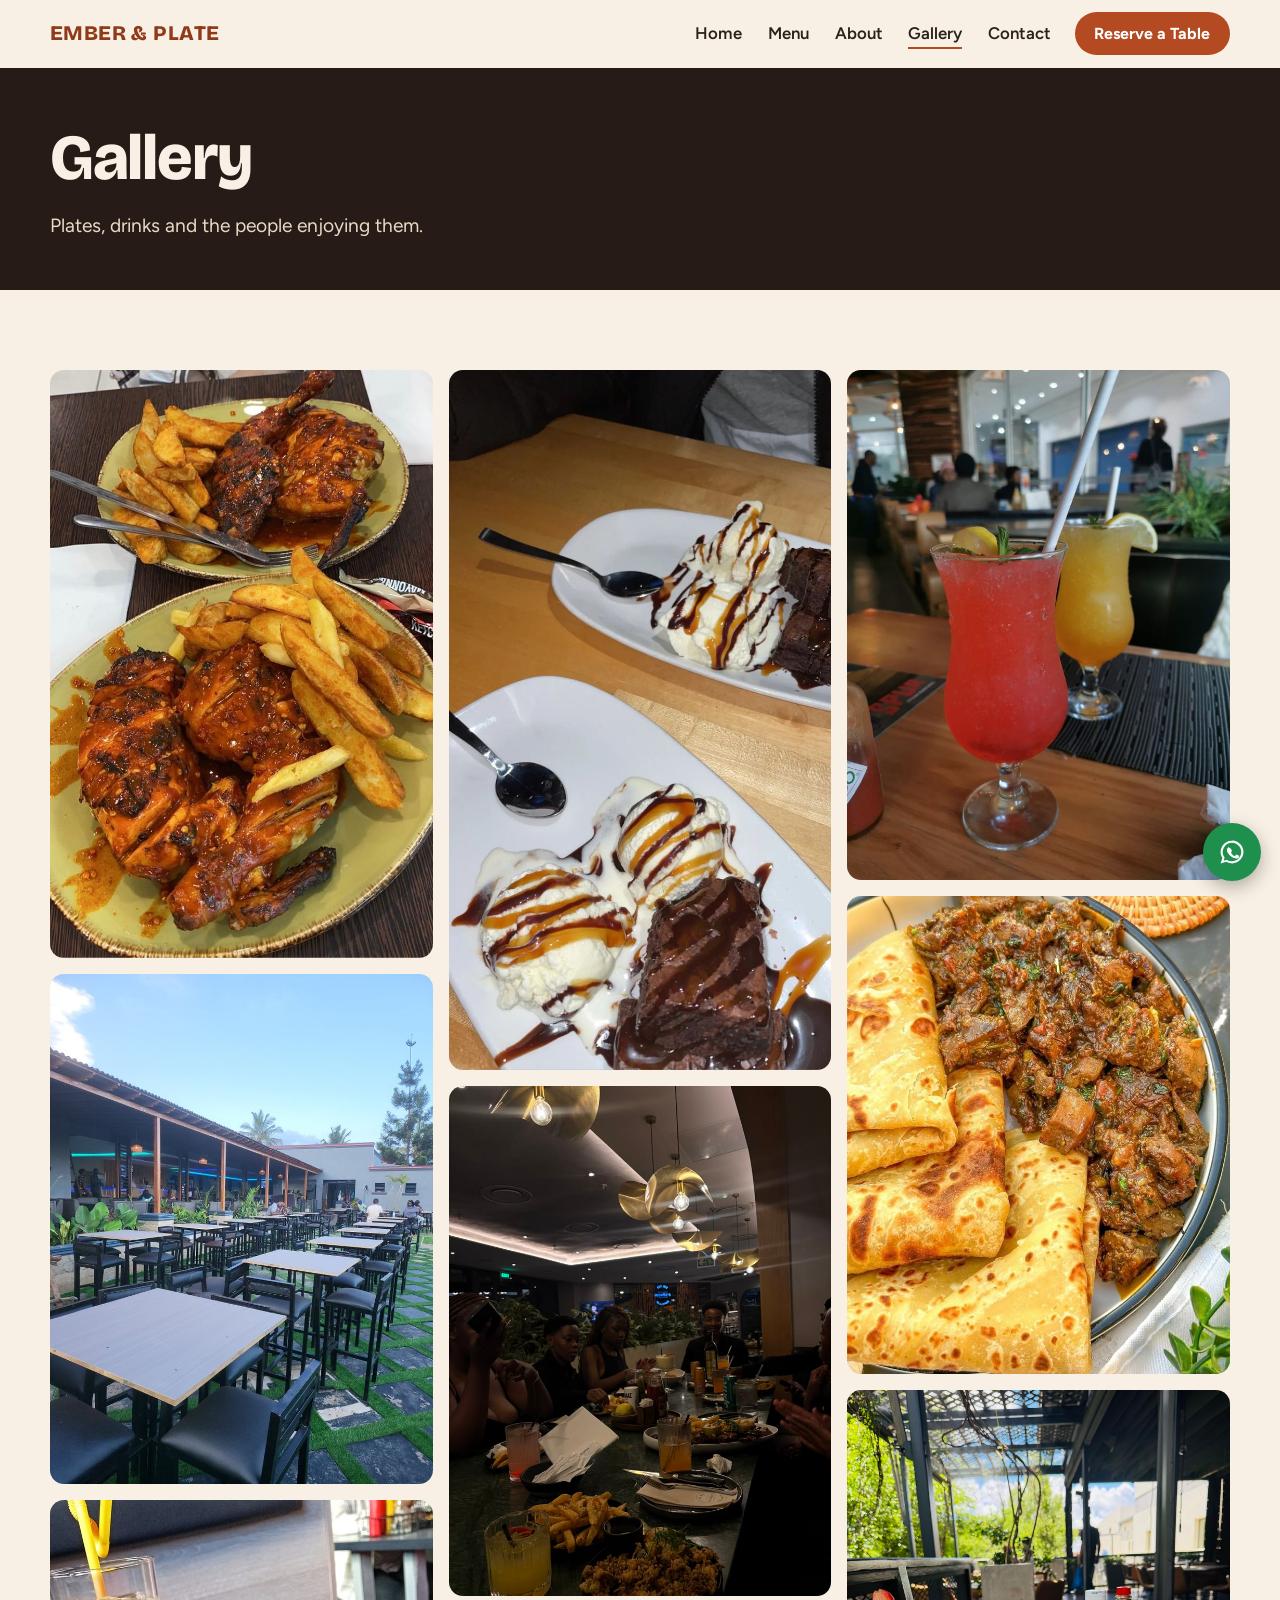
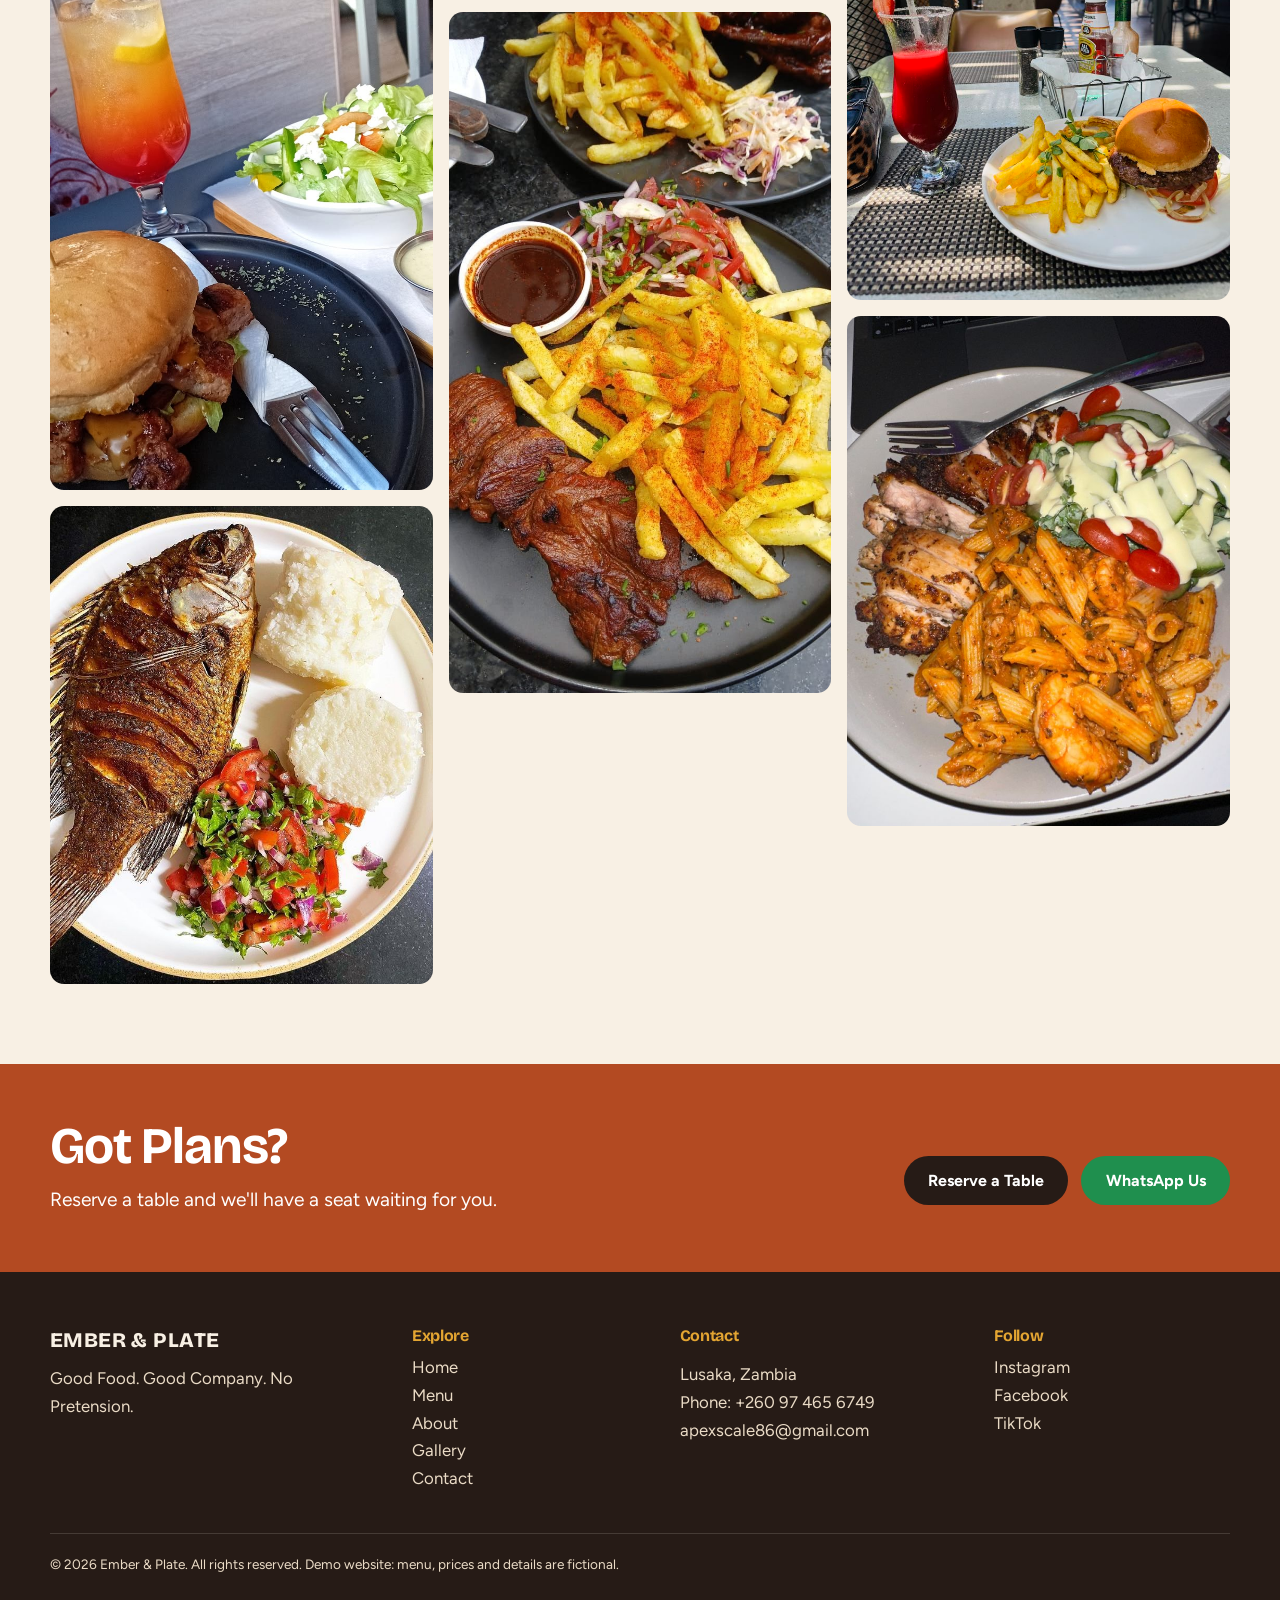
<file: gallery.html>
<!DOCTYPE html>
<html>

<head>
  <meta charset="UTF-8">
  <meta name="viewport" content="width=device-width, initial-scale=1">
  <title></title>
</head>

<body>
  
</body>

<!doctype html>
<html lang="en">
<head>
<meta charset="utf-8">
<meta name="viewport" content="width=device-width,initial-scale=1">
<title>Gallery | Ember &amp; Plate, Lusaka</title>
<meta name="description" content="Photos of the food, drinks and atmosphere at Ember &amp; Plate in Lusaka.">
<link rel="canonical" href="https://www.example.com/gallery.html">
<meta property="og:type" content="restaurant.restaurant">
<meta property="og:title" content="Gallery | Ember &amp; Plate, Lusaka">
<meta property="og:description" content="Photos of the food, drinks and atmosphere at Ember &amp; Plate in Lusaka.">
<meta property="og:image" content="https://www.example.com/images/peri-peri-chicken.jpg">
<meta property="og:url" content="https://www.example.com/gallery.html">
<meta name="theme-color" content="#261b16">
<link rel="preconnect" href="https://fonts.googleapis.com"><link rel="preconnect" href="https://fonts.gstatic.com" crossorigin>
<link href="https://fonts.googleapis.com/css2?family=Bricolage+Grotesque:opsz,wght@12..96,600..800&family=Figtree:wght@400;500;600;700&display=swap" rel="stylesheet">
<link rel="stylesheet" href="style.css">

</head>
<body>
<a class="skip" href="#main">Skip to content</a>
<header class="site-header" id="top">
 <div class="wrap bar">
  <a class="logo" href="index.html" aria-label="Ember and Plate, home">EMBER &amp; PLATE</a>
  <nav id="nav" aria-label="Main">
   <ul><li><a href="index.html">Home</a></li><li><a href="menu.html">Menu</a></li><li><a href="about.html">About</a></li><li><a href="gallery.html" aria-current="page">Gallery</a></li><li><a href="contact.html">Contact</a></li></ul>
   <a class="btn btn-wa nav-wa" data-wa href="https://wa.me/260974656749?text=Hi Ember %26 Plate, I%27d like to make a reservation.">WhatsApp Us</a>
  </nav>
  <a class="btn btn-primary nav-cta" href="contact.html#reserve">Reserve a Table</a>
  <button class="menu-toggle" aria-expanded="false" aria-controls="nav" aria-label="Menu"><span></span><span></span><span></span></button>
 </div>
</header>
<main id="main">
<section class="page-head"><div class="wrap"><h1>Gallery</h1><p>Plates, drinks and the people enjoying them.</p></div></section>
<section class="section"><div class="wrap"><div class="masonry"><button class="g-item" type="button" aria-label="Open photo: Flame-grilled peri-peri chicken with chips"><img src="images/peri-peri-chicken.jpg" alt="Flame-grilled peri-peri chicken with chips" width="715" height="1099" loading="lazy" decoding="async" class=""></button><button class="g-item" type="button" aria-label="Open photo: Outdoor seating on the patio"><img src="images/outdoor-seating.jpg" alt="Outdoor seating on the patio" width="736" height="981" loading="lazy" decoding="async" class=""></button><button class="g-item" type="button" aria-label="Open photo: Chicken burger, salad and a sunset cocktail"><img src="images/burger-and-cocktail.jpg" alt="Chicken burger, salad and a sunset cocktail" width="736" height="1134" loading="lazy" decoding="async" class=""></button><button class="g-item" type="button" aria-label="Open photo: Fried tilapia with nshima and kachumbari"><img src="images/tilapia-nshima.jpg" alt="Fried tilapia with nshima and kachumbari" width="640" height="800" loading="lazy" decoding="async" class=""></button><button class="g-item" type="button" aria-label="Open photo: Brownie and ice cream with caramel and chocolate"><img src="images/brownie-ice-cream.jpg" alt="Brownie and ice cream with caramel and chocolate" width="710" height="1300" loading="lazy" decoding="async" class=""></button><button class="g-item" type="button" aria-label="Open photo: Friends dining together in the evening"><img src="images/friends-dining.jpg" alt="Friends dining together in the evening" width="736" height="981" loading="lazy" decoding="async" class=""></button><button class="g-item" type="button" aria-label="Open photo: Grilled beef, spiced chips and kachumbari"><img src="images/steak-and-chips.jpg" alt="Grilled beef, spiced chips and kachumbari" width="720" height="1280" loading="lazy" decoding="async" class=""></button><button class="g-item" type="button" aria-label="Open photo: Two fruity mocktails with lemon and mint"><img src="images/fresh-mocktails.jpg" alt="Two fruity mocktails with lemon and mint" width="736" height="981" loading="lazy" decoding="async" class=""></button><button class="g-item" type="button" aria-label="Open photo: Roti with slow-cooked beef stew"><img src="images/roti-beef-stew.jpg" alt="Roti with slow-cooked beef stew" width="736" height="920" loading="lazy" decoding="async" class=""></button><button class="g-item" type="button" aria-label="Open photo: Beef burger, chips and a strawberry drink on the terrace"><img src="images/terrace-burger.jpg" alt="Beef burger, chips and a strawberry drink on the terrace" width="736" height="981" loading="lazy" decoding="async" class=""></button><button class="g-item" type="button" aria-label="Open photo: Grilled chicken, prawn pasta and salad"><img src="images/chicken-prawn-pasta.jpg" alt="Grilled chicken, prawn pasta and salad" width="736" height="981" loading="lazy" decoding="async" class=""></button></div></div></section><section class="band"><div class="wrap band-in"><div><h2>Got Plans?</h2><p>Reserve a table and we'll have a seat waiting for you.</p></div>
<div class="btns"><a class="btn btn-primary" href="contact.html#reserve">Reserve a Table</a><a class="btn btn-wa" data-wa href="https://wa.me/260974656749?text=Hi Ember %26 Plate, I%27d like to make a reservation.">WhatsApp Us</a></div></div></section>
</main>
<footer class="site-footer">
 <div class="wrap foot">
  <div><a class="logo" href="index.html">EMBER &amp; PLATE</a><p class="tag-line">Good Food. Good Company. No Pretension.</p></div>
  <nav aria-label="Footer"><h2>Explore</h2><ul><li><a href="index.html">Home</a></li><li><a href="menu.html">Menu</a></li><li><a href="about.html">About</a></li><li><a href="gallery.html">Gallery</a></li><li><a href="contact.html">Contact</a></li></ul></nav>
  <div><h2>Contact</h2><p>Lusaka, Zambia<br>Phone: +260 97 465 6749<br><a href="mailto:apexscale86@gmail.com">apexscale86@gmail.com</a></p></div>
  <div><h2>Follow</h2><ul><li><a href="#">Instagram</a></li><li><a href="#">Facebook</a></li><li><a href="#">TikTok</a></li></ul></div>
 </div>
 <p class="wrap copy">&copy; 2026 Ember &amp; Plate. All rights reserved. Demo website: menu, prices and details are fictional.</p>
</footer>
<a class="wa-float" data-wa href="https://wa.me/260974656749?text=Hi Ember %26 Plate, I%27d like to make a reservation." aria-label="Chat with us on WhatsApp"><svg viewBox="0 0 32 32" width="28" height="28" aria-hidden="true"><path fill="currentColor" d="M16 3a13 13 0 0 0-11 19.9L3 29l6.300-1.900A13 13 0 1 0 16 3zm0 2.400a10.600 10.600 0 1 1-5.500 19.700l-.4-.2-3.700 1.100 1.200-3.600-.3-.4A10.600 10.600 0 0 1 16 5.400zm-3.600 5.300c-.3 0-.7.100-1 .5s-1.200 1.200-1.200 2.800 1.200 3.300 1.400 3.500c.2.200 2.400 3.800 5.900 5.200 2.900 1.100 3.500.9 4.100.8.600-.1 2-.8 2.300-1.600.3-.8.3-1.500.2-1.600l-.6-.3-2.100-1c-.3-.1-.5-.2-.7.200l-1 1.200c-.2.200-.4.200-.7.100-.3-.2-1.300-.5-2.400-1.500-.9-.8-1.500-1.800-1.700-2.100-.2-.3 0-.5.100-.6l.5-.6.300-.5c.1-.2 0-.4 0-.5l-1-2.300c-.2-.6-.5-.5-.7-.5z"/></svg></a>
<nav class="bottom-bar" aria-label="Quick actions">
 <a href="menu.html">Menu</a><a data-wa href="https://wa.me/260974656749?text=Hi Ember %26 Plate, I%27d like to make a reservation.">WhatsApp</a><a class="hl" href="contact.html#reserve">Reserve</a>
</nav>
<dialog class="lightbox" aria-label="Photo viewer"><button class="lb-close" aria-label="Close">&times;</button><button class="lb-prev" aria-label="Previous photo">&lsaquo;</button><figure><img alt=""><figcaption></figcaption></figure><button class="lb-next" aria-label="Next photo">&rsaquo;</button></dialog>
<script src="main.js" defer></script>
</body>
</html>
</file>
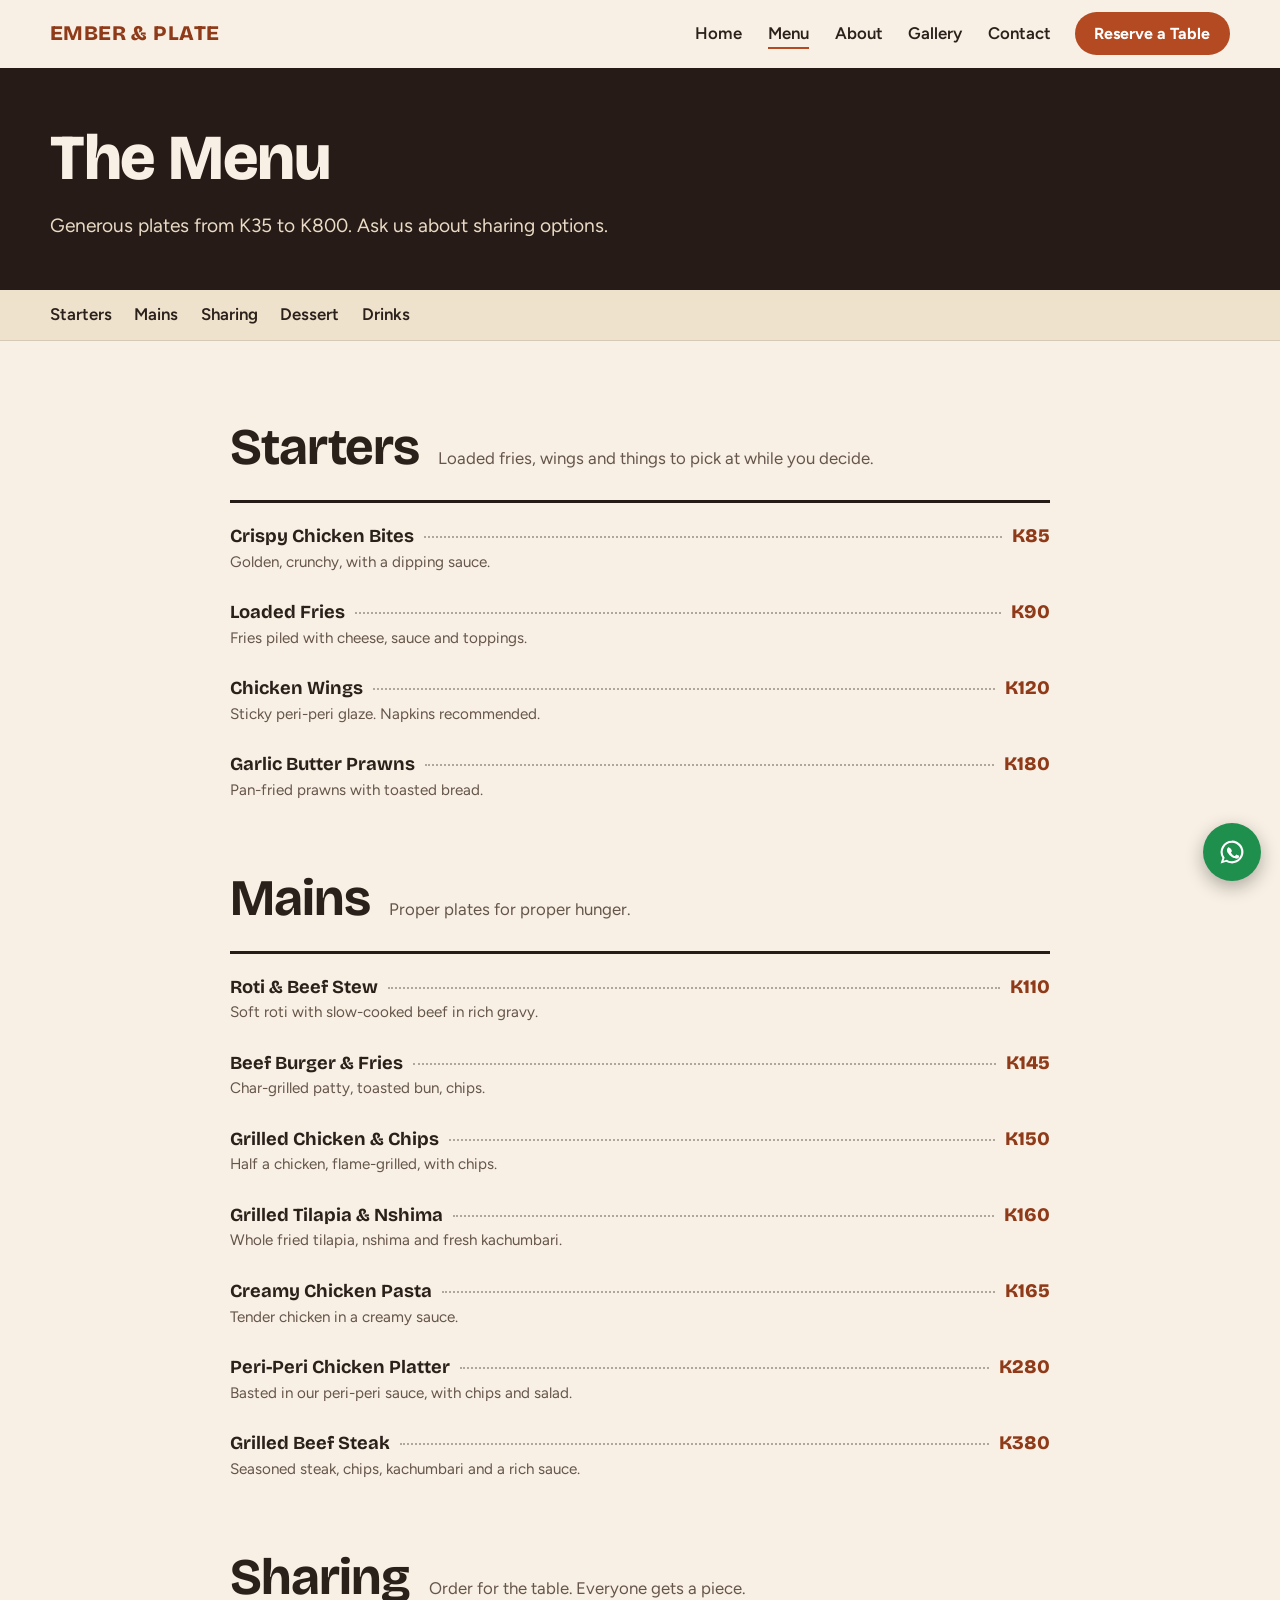
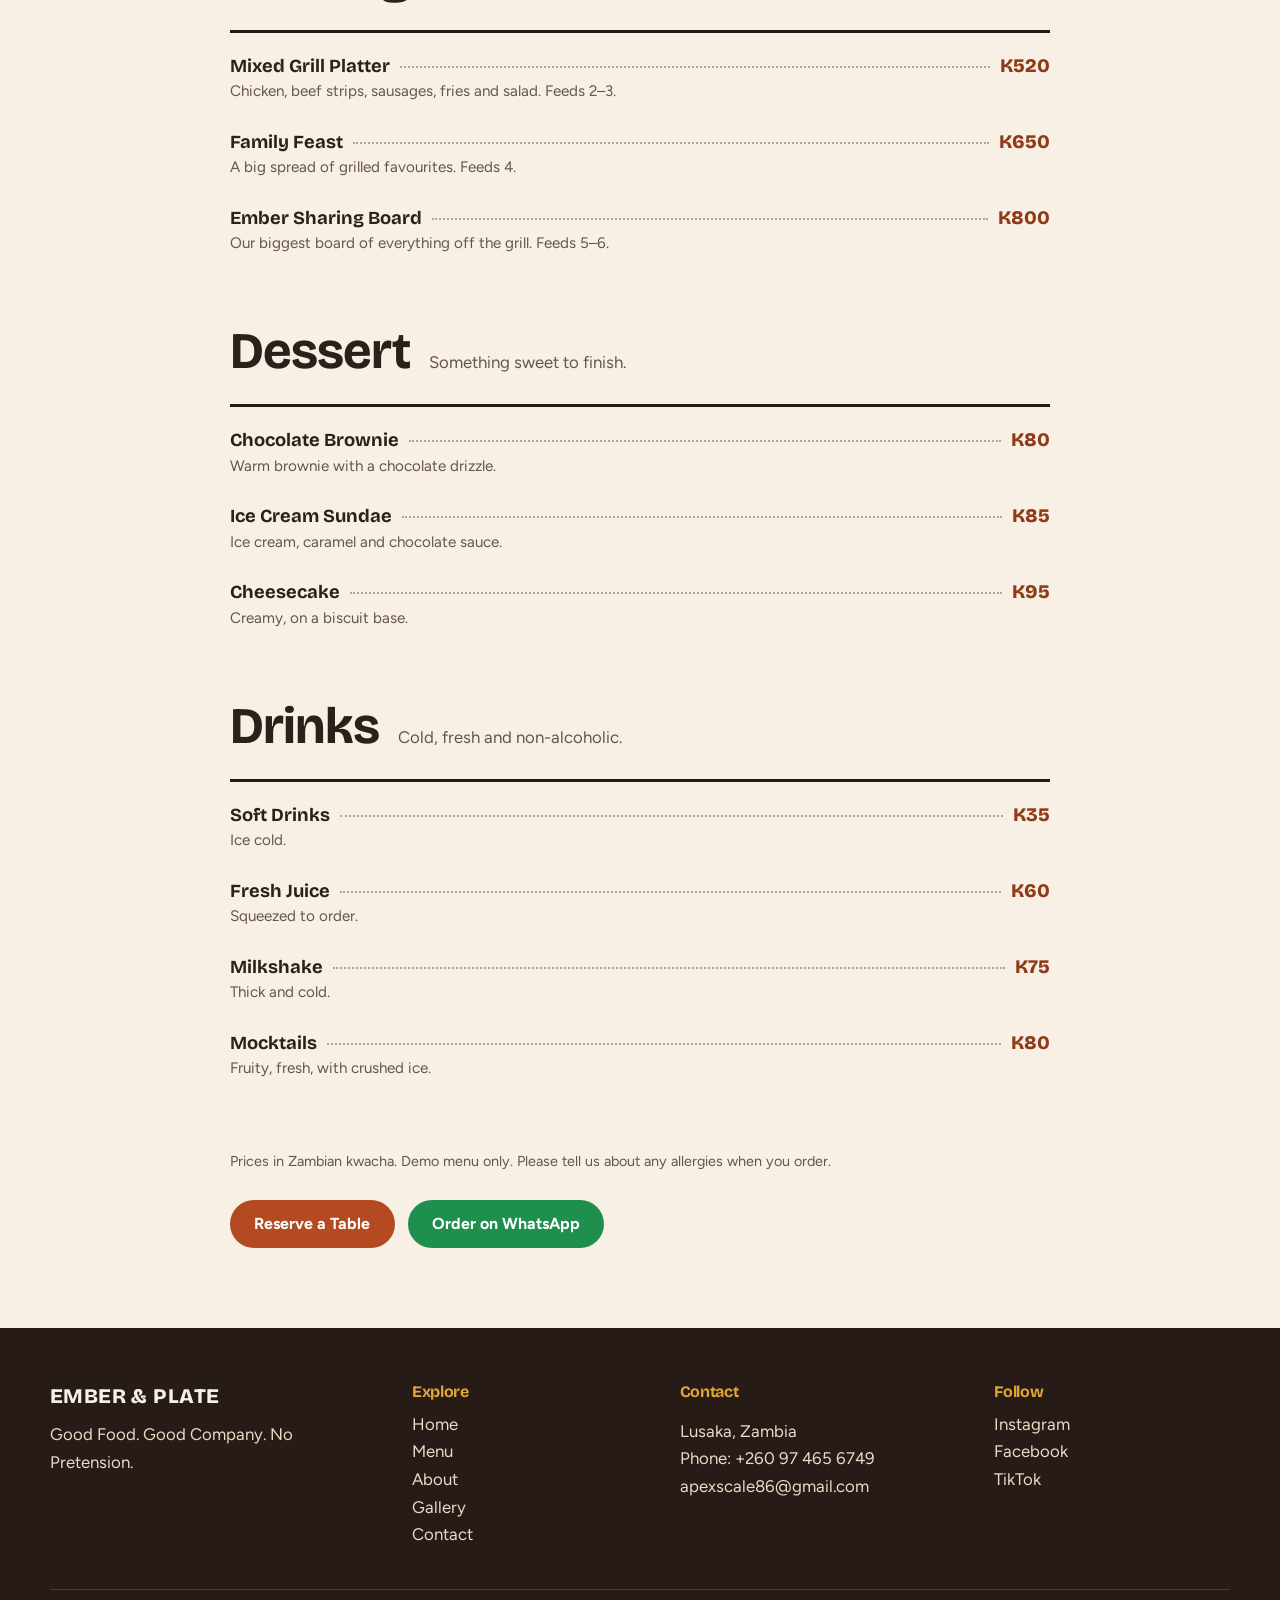
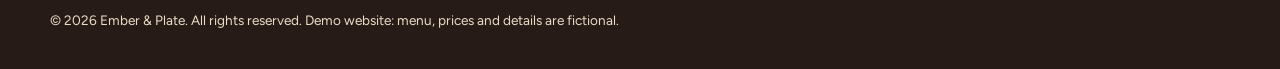
<file: menu.html>
<!DOCTYPE html>
<html>

<head>
  <meta charset="UTF-8">
  <meta name="viewport" content="width=device-width, initial-scale=1">
  <title></title>
</head>

<body>
  
</body>

</html>
<!doctype html>
<html lang="en">
<head>
<meta charset="utf-8">
<meta name="viewport" content="width=device-width,initial-scale=1">
<title>Menu | Ember &amp; Plate, Lusaka</title>
<meta name="description" content="Starters, mains, sharing platters, desserts and drinks from K35 to K800 at Ember &amp; Plate in Lusaka.">
<link rel="canonical" href="https://www.example.com/menu.html">
<meta property="og:type" content="restaurant.restaurant">
<meta property="og:title" content="Menu | Ember &amp; Plate, Lusaka">
<meta property="og:description" content="Starters, mains, sharing platters, desserts and drinks from K35 to K800 at Ember &amp; Plate in Lusaka.">
<meta property="og:image" content="https://www.example.com/images/peri-peri-chicken.jpg">
<meta property="og:url" content="https://www.example.com/menu.html">
<meta name="theme-color" content="#261b16">
<link rel="preconnect" href="https://fonts.googleapis.com"><link rel="preconnect" href="https://fonts.gstatic.com" crossorigin>
<link href="https://fonts.googleapis.com/css2?family=Bricolage+Grotesque:opsz,wght@12..96,600..800&family=Figtree:wght@400;500;600;700&display=swap" rel="stylesheet">
<link rel="stylesheet" href="style.css">

</head>
<body>
<a class="skip" href="#main">Skip to content</a>
<header class="site-header" id="top">
 <div class="wrap bar">
  <a class="logo" href="index.html" aria-label="Ember and Plate, home">EMBER &amp; PLATE</a>
  <nav id="nav" aria-label="Main">
   <ul><li><a href="index.html">Home</a></li><li><a href="menu.html" aria-current="page">Menu</a></li><li><a href="about.html">About</a></li><li><a href="gallery.html">Gallery</a></li><li><a href="contact.html">Contact</a></li></ul>
   <a class="btn btn-wa nav-wa" data-wa href="https://wa.me/260974656749?text=Hi Ember %26 Plate, I%27d like to make a reservation.">WhatsApp Us</a>
  </nav>
  <a class="btn btn-primary nav-cta" href="contact.html#reserve">Reserve a Table</a>
  <button class="menu-toggle" aria-expanded="false" aria-controls="nav" aria-label="Menu"><span></span><span></span><span></span></button>
 </div>
</header>
<main id="main">
<section class="page-head"><div class="wrap"><h1>The Menu</h1><p>Generous plates from K35 to K800. Ask us about sharing options.</p></div></section>
<div class="jump" aria-label="Jump to a category"><div class="wrap"><a href="#starters">Starters</a><a href="#mains">Mains</a><a href="#sharing">Sharing</a><a href="#dessert">Dessert</a><a href="#drinks">Drinks</a></div></div>
<section class="section"><div class="wrap narrow">
<!-- OWNER NOTE: every dish and price below is a fictional demo. Edit the text inside each <li> to update the menu. -->
<section class="menu-sec" id="starters"><div class="menu-head"><h2>Starters</h2><p>Loaded fries, wings and things to pick at while you decide.</p></div><ul class="menu-list"><li><div class="row"><span class="n">Crispy Chicken Bites</span><span class="dots" aria-hidden="true"></span><span class="p"><span class="sr">Price: </span>K85</span></div><p class="d">Golden, crunchy, with a dipping sauce.</p></li><li><div class="row"><span class="n">Loaded Fries</span><span class="dots" aria-hidden="true"></span><span class="p"><span class="sr">Price: </span>K90</span></div><p class="d">Fries piled with cheese, sauce and toppings.</p></li><li><div class="row"><span class="n">Chicken Wings</span><span class="dots" aria-hidden="true"></span><span class="p"><span class="sr">Price: </span>K120</span></div><p class="d">Sticky peri-peri glaze. Napkins recommended.</p></li><li><div class="row"><span class="n">Garlic Butter Prawns</span><span class="dots" aria-hidden="true"></span><span class="p"><span class="sr">Price: </span>K180</span></div><p class="d">Pan-fried prawns with toasted bread.</p></li></ul></section><section class="menu-sec" id="mains"><div class="menu-head"><h2>Mains</h2><p>Proper plates for proper hunger.</p></div><ul class="menu-list"><li><div class="row"><span class="n">Roti &amp; Beef Stew</span><span class="dots" aria-hidden="true"></span><span class="p"><span class="sr">Price: </span>K110</span></div><p class="d">Soft roti with slow-cooked beef in rich gravy.</p></li><li><div class="row"><span class="n">Beef Burger &amp; Fries</span><span class="dots" aria-hidden="true"></span><span class="p"><span class="sr">Price: </span>K145</span></div><p class="d">Char-grilled patty, toasted bun, chips.</p></li><li><div class="row"><span class="n">Grilled Chicken &amp; Chips</span><span class="dots" aria-hidden="true"></span><span class="p"><span class="sr">Price: </span>K150</span></div><p class="d">Half a chicken, flame-grilled, with chips.</p></li><li><div class="row"><span class="n">Grilled Tilapia &amp; Nshima</span><span class="dots" aria-hidden="true"></span><span class="p"><span class="sr">Price: </span>K160</span></div><p class="d">Whole fried tilapia, nshima and fresh kachumbari.</p></li><li><div class="row"><span class="n">Creamy Chicken Pasta</span><span class="dots" aria-hidden="true"></span><span class="p"><span class="sr">Price: </span>K165</span></div><p class="d">Tender chicken in a creamy sauce.</p></li><li><div class="row"><span class="n">Peri-Peri Chicken Platter</span><span class="dots" aria-hidden="true"></span><span class="p"><span class="sr">Price: </span>K280</span></div><p class="d">Basted in our peri-peri sauce, with chips and salad.</p></li><li><div class="row"><span class="n">Grilled Beef Steak</span><span class="dots" aria-hidden="true"></span><span class="p"><span class="sr">Price: </span>K380</span></div><p class="d">Seasoned steak, chips, kachumbari and a rich sauce.</p></li></ul></section><section class="menu-sec" id="sharing"><div class="menu-head"><h2>Sharing</h2><p>Order for the table. Everyone gets a piece.</p></div><ul class="menu-list"><li><div class="row"><span class="n">Mixed Grill Platter</span><span class="dots" aria-hidden="true"></span><span class="p"><span class="sr">Price: </span>K520</span></div><p class="d">Chicken, beef strips, sausages, fries and salad. Feeds 2–3.</p></li><li><div class="row"><span class="n">Family Feast</span><span class="dots" aria-hidden="true"></span><span class="p"><span class="sr">Price: </span>K650</span></div><p class="d">A big spread of grilled favourites. Feeds 4.</p></li><li><div class="row"><span class="n">Ember Sharing Board</span><span class="dots" aria-hidden="true"></span><span class="p"><span class="sr">Price: </span>K800</span></div><p class="d">Our biggest board of everything off the grill. Feeds 5–6.</p></li></ul></section><section class="menu-sec" id="dessert"><div class="menu-head"><h2>Dessert</h2><p>Something sweet to finish.</p></div><ul class="menu-list"><li><div class="row"><span class="n">Chocolate Brownie</span><span class="dots" aria-hidden="true"></span><span class="p"><span class="sr">Price: </span>K80</span></div><p class="d">Warm brownie with a chocolate drizzle.</p></li><li><div class="row"><span class="n">Ice Cream Sundae</span><span class="dots" aria-hidden="true"></span><span class="p"><span class="sr">Price: </span>K85</span></div><p class="d">Ice cream, caramel and chocolate sauce.</p></li><li><div class="row"><span class="n">Cheesecake</span><span class="dots" aria-hidden="true"></span><span class="p"><span class="sr">Price: </span>K95</span></div><p class="d">Creamy, on a biscuit base.</p></li></ul></section><section class="menu-sec" id="drinks"><div class="menu-head"><h2>Drinks</h2><p>Cold, fresh and non-alcoholic.</p></div><ul class="menu-list"><li><div class="row"><span class="n">Soft Drinks</span><span class="dots" aria-hidden="true"></span><span class="p"><span class="sr">Price: </span>K35</span></div><p class="d">Ice cold.</p></li><li><div class="row"><span class="n">Fresh Juice</span><span class="dots" aria-hidden="true"></span><span class="p"><span class="sr">Price: </span>K60</span></div><p class="d">Squeezed to order.</p></li><li><div class="row"><span class="n">Milkshake</span><span class="dots" aria-hidden="true"></span><span class="p"><span class="sr">Price: </span>K75</span></div><p class="d">Thick and cold.</p></li><li><div class="row"><span class="n">Mocktails</span><span class="dots" aria-hidden="true"></span><span class="p"><span class="sr">Price: </span>K80</span></div><p class="d">Fruity, fresh, with crushed ice.</p></li></ul></section>
<p class="fine">Prices in Zambian kwacha. Demo menu only. Please tell us about any allergies when you order.</p>
<div class="btns"><a class="btn btn-primary" href="contact.html#reserve">Reserve a Table</a><a class="btn btn-wa" data-wa data-msg="Hi Ember %26 Plate, I%27d like to place an order." href="https://wa.me/260974656749?text=Hi Ember %26 Plate, I%27d like to place an order.">Order on WhatsApp</a></div>
</div></section>
</main>
<footer class="site-footer">
 <div class="wrap foot">
  <div><a class="logo" href="index.html">EMBER &amp; PLATE</a><p class="tag-line">Good Food. Good Company. No Pretension.</p></div>
  <nav aria-label="Footer"><h2>Explore</h2><ul><li><a href="index.html">Home</a></li><li><a href="menu.html">Menu</a></li><li><a href="about.html">About</a></li><li><a href="gallery.html">Gallery</a></li><li><a href="contact.html">Contact</a></li></ul></nav>
  <div><h2>Contact</h2><p>Lusaka, Zambia<br>Phone: +260 97 465 6749<br><a href="mailto:apexscale86@gmail.com">apexscale86@gmail.com</a></p></div>
  <div><h2>Follow</h2><ul><li><a href="#">Instagram</a></li><li><a href="#">Facebook</a></li><li><a href="#">TikTok</a></li></ul></div>
 </div>
 <p class="wrap copy">&copy; 2026 Ember &amp; Plate. All rights reserved. Demo website: menu, prices and details are fictional.</p>
</footer>
<a class="wa-float" data-wa href="https://wa.me/260974656749?text=Hi Ember %26 Plate, I%27d like to make a reservation." aria-label="Chat with us on WhatsApp"><svg viewBox="0 0 32 32" width="28" height="28" aria-hidden="true"><path fill="currentColor" d="M16 3a13 13 0 0 0-11 19.9L3 29l6.300-1.900A13 13 0 1 0 16 3zm0 2.400a10.600 10.600 0 1 1-5.500 19.700l-.4-.2-3.700 1.100 1.200-3.600-.3-.4A10.600 10.600 0 0 1 16 5.400zm-3.600 5.300c-.3 0-.7.100-1 .5s-1.200 1.200-1.200 2.800 1.200 3.300 1.400 3.500c.2.200 2.400 3.800 5.900 5.200 2.900 1.100 3.500.9 4.100.8.600-.1 2-.8 2.300-1.600.3-.8.3-1.500.2-1.600l-.6-.3-2.100-1c-.3-.1-.5-.2-.7.200l-1 1.200c-.2.200-.4.200-.7.100-.3-.2-1.300-.5-2.400-1.500-.9-.8-1.500-1.800-1.700-2.100-.2-.3 0-.5.100-.6l.5-.6.300-.5c.1-.2 0-.4 0-.5l-1-2.300c-.2-.6-.5-.5-.7-.5z"/></svg></a>
<nav class="bottom-bar" aria-label="Quick actions">
 <a href="menu.html">Menu</a><a data-wa href="https://wa.me/260974656749?text=Hi Ember %26 Plate, I%27d like to make a reservation.">WhatsApp</a><a class="hl" href="contact.html#reserve">Reserve</a>
</nav>
<dialog class="lightbox" aria-label="Photo viewer"><button class="lb-close" aria-label="Close">&times;</button><button class="lb-prev" aria-label="Previous photo">&lsaquo;</button><figure><img alt=""><figcaption></figcaption></figure><button class="lb-next" aria-label="Next photo">&rsaquo;</button></dialog>
<script src="main.js" defer></script>
</body>
</html>
</file>
<file: style.css>
/* Ember & Plate - shared styles. One rule per line group; safe to edit. */

:root {
  --char:#261b16;
  --brown:#3a2a21;
  --cream:#f8f0e4;
  --sand:#efe2cd;
  --terra:#b34a22;
  --terra-d:#8f3a19;
  --amber:#e3a532;
  --ink:#2b211b;
  --muted:#66554a;
  --wa:#1f8f4e;
  --head:'Bricolage Grotesque','Trebuchet MS',system-ui,sans-serif;
  --body:'Figtree',system-ui,-apple-system,'Segoe UI',sans-serif;
  --hh:68px
}

* {
  box-sizing:border-box
}

html {
  scroll-behavior:smooth;
  scroll-padding-top:calc(var(--hh) + 16px)
}

body {
  margin:0;
  font:400 1.05rem/1.65 var(--body);
  color:var(--ink);
  background:var(--cream)
}

img {
  display:block;
  max-width:100%;
  height:auto
}

h1,h2,h3 {
  font-family:var(--head);
  line-height:1.05;
  margin:0 0 .5em;
  letter-spacing:-.02em;
  text-wrap:balance
}

h1 {
  font-size:clamp(2.6rem,7.2vw,5rem);
  font-weight:800
}

h2 {
  font-size:clamp(2rem,4.6vw,3.2rem);
  font-weight:700
}

h3 {
  font-size:1.35rem;
  font-weight:700
}

a {
  color:inherit
}

.wrap {
  width:min(1180px,100% - 2.5rem);
  margin-inline:auto
}

.narrow {
  max-width:820px
}

.center {
  text-align:center;
  margin-top:2rem
}

.sr {
  position:absolute;
  width:1px;
  height:1px;
  overflow:hidden;
  clip:rect(0 0 0 0)
}

.skip {
  position:absolute;
  left:-999px;
  top:0;
  background:var(--char);
  color:#fff;
  padding:.7rem 1rem;
  z-index:100
}

.skip:focus {
  left:0
}

:focus-visible {
  outline:3px solid var(--amber);
  outline-offset:3px
}

.big {
  font-size:clamp(1.15rem,2vw,1.4rem);
  line-height:1.55
}

.lead {
  color:var(--muted);
  max-width:60ch
}

.fine {
  font-size:.9rem;
  color:var(--muted)
}

.link {
  font-weight:600;
  color:var(--terra-d)
}

.btn {
  display:inline-flex;
  align-items:center;
  justify-content:center;
  gap:.4rem;
  padding:.8rem 1.4rem;
  border-radius:999px;
  font:700 1rem var(--body);
  text-decoration:none;
  border:2px solid transparent;
  cursor:pointer;
  transition:background .2s,color .2s,transform .2s,border-color .2s
}

.btn:hover {
  transform:translateY(-2px)
}

.btn-primary {
  background:var(--terra);
  color:#fff
}

.btn-primary:hover {
  background:var(--terra-d)
}

.btn-ghost {
  border-color:currentColor;
  color:inherit
}

.btn-ghost:hover {
  background:var(--cream);
  color:var(--char)
}

.btn-dark {
  background:var(--char);
  color:var(--cream)
}

.btn-dark:hover {
  background:var(--brown)
}

.btn-wa {
  background:var(--wa);
  color:#fff
}

.btn-wa:hover {
  background:#17703d
}

.btns {
  display:flex;
  flex-wrap:wrap;
  gap:.8rem;
  margin:1.6rem 0 0
}

.site-header {
  position:sticky;
  top:0;
  z-index:50;
  background:var(--cream);
  height:var(--hh);
  border-bottom:1px solid transparent;
  transition:box-shadow .25s,background .25s,height .25s
}

.site-header.scrolled {
  --hh:60px;
  box-shadow:0 4px 18px rgba(38,27,22,.14);
  background:rgba(248,240,228,.96);
  backdrop-filter:blur(8px)
}

.bar {
  display:flex;
  align-items:center;
  gap:1.5rem;
  height:100%
}

.logo {
  font:800 1.3rem var(--head);
  letter-spacing:.02em;
  text-decoration:none;
  color:var(--terra-d);
  margin-right:auto
}

#nav ul {
  display:flex;
  gap:1.6rem;
  list-style:none;
  margin:0;
  padding:0
}

#nav a {
  text-decoration:none;
  font-weight:600
}

#nav ul a {
  padding:.3rem 0;
  border-bottom:2px solid transparent
}

#nav ul a:hover,#nav ul a[aria-current] {
  border-color:var(--terra)
}

.nav-wa {
  display:none
}

.nav-cta {
  padding:.6rem 1.1rem
}

.menu-toggle {
  display:none;
  background:none;
  border:0;
  padding:.6rem;
  cursor:pointer
}

.menu-toggle span {
  display:block;
  width:24px;
  height:2px;
  background:var(--char);
  margin:5px 0;
  transition:transform .25s,opacity .25s
}

.hero {
  background:var(--char);
  color:var(--cream);
  overflow:hidden
}

.hero-in {
  display:grid;
  grid-template-columns:1.1fr .9fr;
  gap:3rem;
  align-items:center;
  padding:3.5rem 0
}

.loc {
  display:inline-block;
  border:1px solid rgba(248,240,228,.4);
  border-radius:999px;
  padding:.2rem .9rem;
  font-size:.9rem;
  margin:0 0 1.2rem
}

.sub {
  font-size:1.25rem;
  max-width:34ch;
  color:#eadbc6
}

.price-note {
  margin-top:1.4rem;
  color:var(--amber);
  font-weight:600
}

.hero-img {
  position:relative
}

.hero-img img {
  border-radius:20px;
  width:100%;
  aspect-ratio:4/5;
  object-fit:cover
}

.sticker {
  position:absolute;
  left:-1.2rem;
  bottom:1.5rem;
  background:var(--amber);
  color:var(--char);
  font:700 .95rem var(--head);
  padding:.7rem 1rem;
  border-radius:10px;
  transform:rotate(-4deg);
  box-shadow:0 6px 16px rgba(0,0,0,.3);
  display:flex;
  flex-direction:column
}

.sticker b {
  font-size:1.9rem;
  line-height:1
}

.section {
  padding:5rem 0
}

.tint {
  background:var(--sand)
}

.split {
  display:grid;
  grid-template-columns:1fr 1fr;
  gap:3.5rem;
  align-items:center
}

.split.rev>:first-child {
  order:0
}

.page-head {
  background:var(--char);
  color:var(--cream);
  padding:3.5rem 0 3rem
}

.page-head h1 {
  font-size:clamp(2.4rem,6vw,4rem);
  margin-bottom:.3em
}

.page-head p {
  margin:0;
  color:#eadbc6;
  font-size:1.2rem
}

.float-pair {
  position:relative;
  height:440px
}

.float-pair img {
  position:absolute;
  border-radius:18px;
  object-fit:cover;
  box-shadow:0 12px 30px rgba(38,27,22,.25)
}

.f1 {
  width:62%;
  height:300px;
  left:0;
  top:0;
  animation:bob 7s ease-in-out infinite
}

.f2 {
  width:56%;
  height:280px;
  right:0;
  bottom:0;
  animation:bob 8s ease-in-out infinite reverse
}

@keyframes bob {
  50% {
    transform:translateY(-10px)
  }
}

.tabs {
  display:flex;
  flex-wrap:wrap;
  gap:.6rem;
  margin:1.6rem 0
}

.tabs button {
  font:600 1rem var(--body);
  padding:.6rem 1.2rem;
  border-radius:999px;
  border:2px solid var(--char);
  background:transparent;
  color:var(--char);
  cursor:pointer;
  transition:background .2s,color .2s
}

.tabs button[aria-selected=true],.tabs button:hover {
  background:var(--char);
  color:var(--cream)
}

.js .panel[hidden] {
  display:none
}

.panel {
  animation:fade .35s ease
}

@keyframes fade {
  from {
    opacity:0;
    transform:translateY(8px)
  }
}

.panel-in {
  display:grid;
  grid-template-columns:1.2fr .8fr;
  gap:3rem;
  align-items:start
}

.panel-img img {
  border-radius:18px;
  aspect-ratio:4/5;
  object-fit:cover;
  width:100%
}

.menu-list {
  list-style:none;
  margin:0;
  padding:0
}

.menu-list li {
  padding:.8rem 0
}

.row {
  display:flex;
  align-items:baseline;
  gap:.6rem
}

.n {
  font:700 1.15rem var(--head)
}

.dots {
  flex:1;
  border-bottom:2px dotted rgba(38,27,22,.35);
  transform:translateY(-4px)
}

.p {
  font:800 1.2rem var(--head);
  color:var(--terra-d)
}

.d {
  margin:.15rem 0 0;
  color:var(--muted);
  font-size:.95rem
}

.jump {
  position:sticky;
  top:var(--hh);
  z-index:20;
  background:var(--sand);
  border-bottom:1px solid rgba(38,27,22,.12)
}

.jump .wrap {
  display:flex;
  gap:1.4rem;
  overflow-x:auto;
  padding:.7rem 0
}

.jump a {
  font-weight:600;
  text-decoration:none;
  white-space:nowrap
}

.jump a:hover {
  color:var(--terra)
}

.menu-sec {
  margin-bottom:3.5rem
}

.menu-head {
  display:flex;
  flex-wrap:wrap;
  align-items:baseline;
  gap:.3rem 1.2rem;
  border-bottom:3px solid var(--char);
  margin-bottom:.5rem
}

.menu-head p {
  margin:0;
  color:var(--muted)
}

.feature {
  background:var(--brown);
  color:var(--cream);
  padding:5rem 0
}

.feature-img {
  position:relative
}

.feature-img img {
  border-radius:20px;
  width:100%;
  aspect-ratio:3/4;
  object-fit:cover
}

.feature .sticker {
  font-size:2.2rem;
  right:1rem;
  left:auto;
  top:1.2rem;
  bottom:auto;
  transform:rotate(5deg);
  padding:.5rem 1rem
}

.price {
  font:800 3rem var(--head);
  color:var(--amber);
  margin:.5rem 0 1.2rem
}

.price span {
  font:500 1rem var(--body);
  color:#eadbc6;
  margin-left:.5rem
}

.grid3,.grid4 {
  display:grid;
  gap:1.2rem;
  margin-top:2rem
}

.grid3 {
  grid-template-columns:repeat(3,1fr)
}

.grid4 {
  grid-template-columns:repeat(4,1fr)
}

.card {
  background:#fff8ee;
  border:1px solid rgba(38,27,22,.12);
  border-radius:16px;
  padding:1.6rem
}

.grid4 .card:nth-child(odd) {
  background:var(--sand)
}

.grid4 h3 {
  color:var(--terra-d)
}

.grid4 p {
  margin:0
}

.js .card {
  opacity:0;
  transform:translateY(14px);
  transition:opacity .6s,transform .6s
}

.js .card.in {
  opacity:1;
  transform:none
}

.review {
  margin:0;
  display:flex;
  flex-direction:column;
  justify-content:space-between;
  gap:1.2rem
}

.review blockquote {
  margin:0;
  font-size:1.1rem
}

.review p {
  margin:0
}

.review figcaption {
  display:flex;
  flex-direction:column;
  font-size:.92rem;
  color:var(--muted)
}

.review figcaption b {
  color:var(--ink)
}

.experience {
  display:grid;
  grid-template-columns:1fr 1fr;
  background:var(--char);
  color:var(--cream)
}

.exp-img img {
  width:100%;
  height:100%;
  min-height:420px;
  object-fit:cover
}

.exp-copy {
  padding:4rem clamp(1.5rem,5vw,5rem);
  align-self:center
}

.chips {
  display:flex;
  flex-wrap:wrap;
  gap:.6rem;
  list-style:none;
  padding:0;
  margin:1.5rem 0
}

.chips li {
  border:1px solid rgba(248,240,228,.45);
  border-radius:999px;
  padding:.35rem 1rem;
  font-weight:500
}

.chips li::before {
  content:"\2713\00a0";
  color:var(--amber)
}

.experience .fine {
  color:#cbb9a2
}

.prose p {
  margin:0 0 1.1em
}

.about-img img {
  border-radius:20px;
  width:100%;
  max-height:560px;
  object-fit:cover
}

.values {
  display:grid;
  grid-template-columns:repeat(3,1fr);
  gap:1.5rem 2.5rem;
  margin:2rem 0 0
}

.values dt {
  font:700 1.25rem var(--head);
  color:var(--terra-d)
}

.values dd {
  margin:.2rem 0 0;
  color:var(--muted)
}

.band {
  background:var(--terra);
  color:#fff
}

.band-in {
  display:flex;
  flex-wrap:wrap;
  justify-content:space-between;
  align-items:center;
  gap:1.5rem
}

.band {
  padding:3.5rem 0
}

.band h2 {
  margin-bottom:.2em
}

.band p {
  margin:0;
  font-size:1.2rem
}

.band .btn-primary {
  background:var(--char)
}

.band .btn-primary:hover {
  background:#000
}

.section.tint .band-in .big {
  margin:0
}

.masonry {
  columns:3 260px;
  column-gap:1rem
}

.g-item {
  display:block;
  width:100%;
  margin:0 0 1rem;
  padding:0;
  border:0;
  background:var(--sand);
  border-radius:14px;
  overflow:hidden;
  cursor:zoom-in;
  break-inside:avoid
}

.g-item img {
  width:100%;
  transition:transform .5s
}

.g-item:hover img {
  transform:scale(1.04)
}

.lightbox {
  border:0;
  padding:0;
  background:transparent;
  max-width:100vw;
  max-height:100vh;
  width:100%;
  height:100%;
  color:#fff
}

.lightbox[open] {
  display:flex;
  align-items:center;
  justify-content:center;
  gap:.5rem;
  animation:fade .25s
}

.lightbox::backdrop {
  background:rgba(20,13,10,.92)
}

.lightbox figure {
  margin:0;
  text-align:center
}

.lightbox img {
  max-height:80vh;
  max-width:min(88vw,900px);
  width:auto;
  border-radius:10px;
  margin:auto
}

.lightbox figcaption {
  margin-top:.8rem
}

.lightbox button {
  background:rgba(255,255,255,.14);
  color:#fff;
  border:0;
  font-size:2rem;
  width:48px;
  height:48px;
  border-radius:50%;
  cursor:pointer
}

.lightbox button:hover {
  background:var(--terra)
}

.lb-close {
  position:absolute;
  top:1rem;
  right:1rem
}

.form-card {
  background:#fff8ee;
  border:1px solid rgba(38,27,22,.12);
  border-radius:20px;
  padding:2rem
}

.f {
  margin-bottom:1rem
}

.f2 {
  display:grid;
  grid-template-columns:1fr 1fr;
  gap:1rem
}

label {
  display:block;
  font-weight:600;
  margin-bottom:.3rem
}

input,select,textarea {
  width:100%;
  font:inherit;
  padding:.7rem .8rem;
  border:2px solid #c9b79f;
  border-radius:10px;
  background:#fff;
  color:var(--ink)
}

input:focus,select:focus,textarea:focus {
  outline:3px solid var(--amber);
  border-color:var(--terra)
}

.err {
  color:#a3241a;
  font-weight:600
}

.success h3 {
  color:var(--terra-d)
}

.hours {
  display:grid;
  grid-template-columns:auto 1fr;
  gap:.3rem 1.5rem;
  margin:.5rem 0
}

.hours dt {
  font-weight:600
}

.hours dd {
  margin:0
}

.map {
  aspect-ratio:4/3;
  border-radius:20px;
  display:grid;
  place-items:center;
  text-align:center;
  font:700 1.3rem var(--head);
  color:var(--brown);
  background:linear-gradient(90deg,rgba(38,27,22,.08) 1px,transparent 1px) 0 0/40px 40px,linear-gradient(rgba(38,27,22,.08) 1px,transparent 1px) 0 0/40px 40px,var(--sand)
}

.map small {
  font:400 .9rem var(--body)
}

.site-footer {
  background:var(--char);
  color:#eadbc6;
  padding:3.5rem 0 1.5rem
}

.site-footer .logo {
  color:var(--cream)
}

.foot {
  display:grid;
  grid-template-columns:1.4fr 1fr 1.2fr 1fr;
  gap:2rem
}

.foot h2 {
  font-size:1rem;
  color:var(--amber);
  margin-bottom:.6rem
}

.foot ul {
  list-style:none;
  padding:0;
  margin:0
}

.foot a {
  text-decoration:none
}

.foot a:hover {
  color:var(--amber);
  text-decoration:underline
}

.tag-line {
  margin-top:.6rem
}

.copy {
  margin-top:2.5rem;
  padding-top:1.2rem;
  border-top:1px solid rgba(248,240,228,.15);
  font-size:.85rem
}

.wa-float {
  position:fixed;
  right:1.2rem;
  bottom:1.2rem;
  width:58px;
  height:58px;
  border-radius:50%;
  background:var(--wa);
  color:#fff;
  display:grid;
  place-items:center;
  box-shadow:0 6px 18px rgba(0,0,0,.3);
  z-index:40;
  transition:transform .2s
}

.wa-float:hover {
  transform:scale(1.08)
}

.bottom-bar {
  display:none
}

@media (max-width:900px) {
  .hero-in,.split,.panel-in,.experience {
    grid-template-columns:1fr
  }
  .grid3,.values {
    grid-template-columns:1fr 1fr
  }
  .grid4 {
    grid-template-columns:1fr 1fr
  }
  .foot {
    grid-template-columns:1fr 1fr
  }
  .section {
    padding:3.5rem 0
  }
  .hero-in {
    padding:2.5rem 0
  }
  .panel-img {
    display:none
  }
  .float-pair {
    height:380px
  }
  .exp-img img {
    min-height:280px;
    max-height:340px
  }
  .split.rev>:first-child {
    order:2
  }
}

@media (max-width:760px) {
  body {
    padding-bottom:64px
  }
  .wa-float {
    display:none
  }
  .menu-toggle {
    display:block
  }
  .nav-cta {
    display:none
  }
  #nav {
    position:absolute;
    top:var(--hh);
    left:0;
    right:0;
    background:var(--cream);
    padding:1rem 1.25rem 1.5rem;
    box-shadow:0 12px 20px rgba(38,27,22,.15);
    display:none
  }
  #nav.open {
    display:block
  }
  #nav ul {
    flex-direction:column;
    gap:.2rem
  }
  #nav ul a {
    display:block;
    padding:.7rem 0;
    font-size:1.1rem
  }
  .nav-wa {
    display:flex;
    margin-top:1rem
  }
  .site-header.menu-open .menu-toggle span:nth-child(1) {
    transform:translateY(7px) rotate(45deg)
  }
  .menu-open .menu-toggle span:nth-child(2) {
    opacity:0
  }
  .menu-open .menu-toggle span:nth-child(3) {
    transform:translateY(-7px) rotate(-45deg)
  }
  .bottom-bar {
    display:grid;
    grid-template-columns:repeat(3,1fr);
    position:fixed;
    left:0;
    right:0;
    bottom:0;
    z-index:45;
    background:var(--char);
    border-top:1px solid rgba(248,240,228,.15);
    padding-bottom:env(safe-area-inset-bottom)
  }
  .bottom-bar a {
    color:var(--cream);
    text-decoration:none;
    text-align:center;
    font-weight:600;
    padding:1rem .5rem
  }
  .bottom-bar .hl {
    background:var(--terra)
  }
  .grid3,.grid4,.values,.foot,.f2 {
    grid-template-columns:1fr
  }
  .sticker {
    left:.6rem
  }
  .jump {
    top:var(--hh)
  }
  .band-in {
    flex-direction:column;
    align-items:flex-start
  }
}

@media (prefers-reduced-motion:reduce) {
  * {
    animation:none!important;
    transition:none!important;
    scroll-behavior:auto!important
  }
  .js .card {
    opacity:1;
    transform:none
  }
}

.hp {
  position:absolute;
  left:-9999px;
  width:1px;
  height:1px;
  overflow:hidden
}

.btn[disabled] {
  opacity:.6;
  cursor:wait
}
</file>
